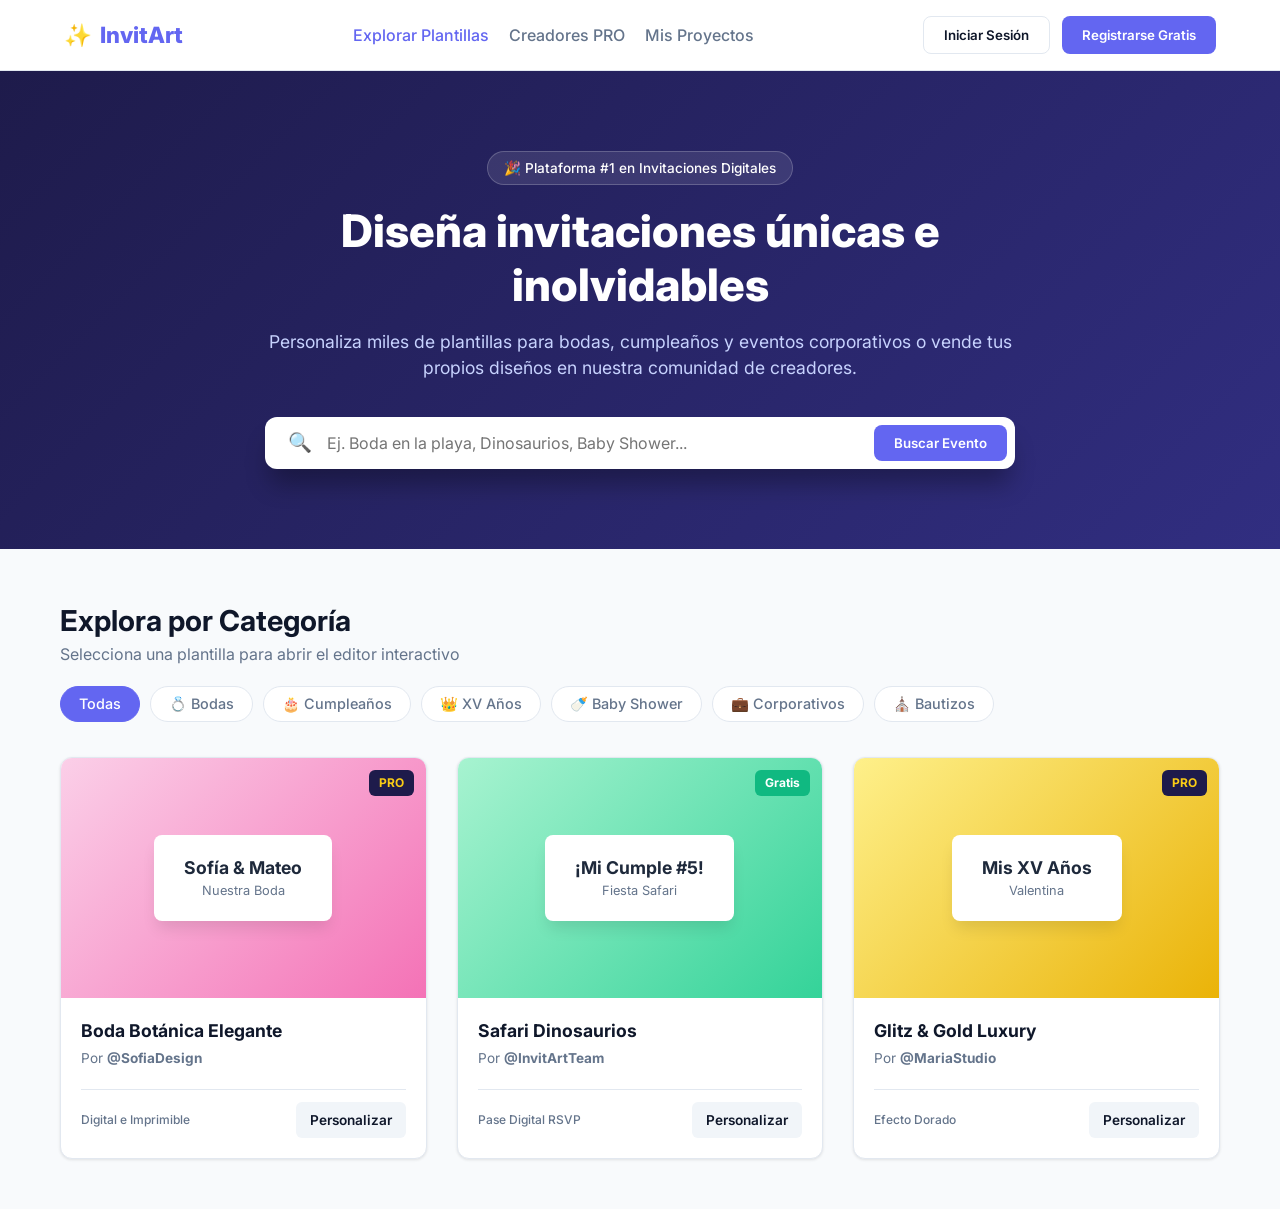
<file: index.html>
<!DOCTYPE html>
<html lang="es">
<head>
  <meta charset="UTF-8">
  <meta name="viewport" content="width=device-width, initial-scale=1.0">
  <title>InvitArt | Crea y Personaliza Invitaciones para tus Eventos</title>
  
  <!-- Fuente Google Fonts (Inter) -->
  <link rel="preconnect" href="https://fonts.googleapis.com">
  <link rel="preconnect" href="https://fonts.gstatic.com" crossorigin>
  <link href="https://fonts.googleapis.com/css2?family=Inter:wght@400;500;600;700;800&display=swap" rel="stylesheet">
  
  <!-- Estilos CSS -->
  <link rel="stylesheet" href="main.css">
</head>
<body>

  <!-- Navegación -->
  <header class="navbar">
    <div class="logo">
      <span class="logo-icon">✨</span> InvitArt
    </div>
    <nav class="nav-links">
      <a href="index.html" class="active">Explorar Plantillas</a>
      <a href="creadores.html">Creadores PRO</a>
      <a href="proyectos.html">Mis Proyectos</a>
    </nav>
    <div class="auth-buttons">
      <button class="btn-secondary">Iniciar Sesión</button>
      <button class="btn-primary">Registrarse Gratis</button>
    </div>
  </header>

  <!-- Hero Section -->
  <section class="hero">
    <div class="hero-content">
      <span class="badge-hero">🎉 Plataforma #1 en Invitaciones Digitales</span>
      <h1>Diseña invitaciones únicas e inolvidables</h1>
      <p>Personaliza miles de plantillas para bodas, cumpleaños y eventos corporativos o vende tus propios diseños en nuestra comunidad de creadores.</p>
      
      <!-- Buscador Inteligente -->
      <div class="search-box">
        <span class="search-icon">🔍</span>
        <input type="text" placeholder="Ej. Boda en la playa, Dinosaurios, Baby Shower...">
        <button class="btn-primary">Buscar Evento</button>
      </div>
    </div>
  </section>

  <!-- Catálogo de Plantillas -->
  <main id="catalogo" class="catalog-section">
    <div class="catalog-header">
      <h2>Explora por Categoría</h2>
      <p>Selecciona una plantilla para abrir el editor interactivo</p>
    </div>
    
    <!-- Filtros por Tipo de Fiestas -->
    <div class="category-filter">
      <button class="filter-btn active">Todas</button>
      <button class="filter-btn">💍 Bodas</button>
      <button class="filter-btn">🎂 Cumpleaños</button>
      <button class="filter-btn">👑 XV Años</button>
      <button class="filter-btn">🍼 Baby Shower</button>
      <button class="filter-btn">💼 Corporativos</button>
      <button class="filter-btn">⛪ Bautizos</button>
    </div>

    <!-- Grid de Tarjetas -->
    <div class="template-grid">
      
      <!-- Tarjeta 1 (PRO) -->
      <div class="card">
        <div class="card-preview preview-boda">
          <span class="badge-tag pro">PRO</span>
          <div class="preview-mockup">
            <h4>Sofía & Mateo</h4>
            <p>Nuestra Boda</p>
          </div>
        </div>
        <div class="card-body">
          <h3>Boda Botánica Elegante</h3>
          <p class="creator">Por <strong>@SofiaDesign</strong></p>
          <div class="card-footer">
            <span class="type-label">Digital e Imprimible</span>
            <a href="editor.html" class="btn-action">Personalizar</a>
          </div>
        </div>
      </div>

      <!-- Tarjeta 2 (Gratis) -->
      <div class="card">
        <div class="card-preview preview-infantil">
          <span class="badge-tag free">Gratis</span>
          <div class="preview-mockup">
            <h4>¡Mi Cumple #5!</h4>
            <p>Fiesta Safari</p>
          </div>
        </div>
        <div class="card-body">
          <h3>Safari Dinosaurios</h3>
          <p class="creator">Por <strong>@InvitArtTeam</strong></p>
          <div class="card-footer">
            <span class="type-label">Pase Digital RSVP</span>
            <a href="editor.html" class="btn-action">Personalizar</a>
          </div>
        </div>
      </div>

      <!-- Tarjeta 3 (PRO) -->
      <div class="card">
        <div class="card-preview preview-xv">
          <span class="badge-tag pro">PRO</span>
          <div class="preview-mockup">
            <h4>Mis XV Años</h4>
            <p>Valentina</p>
          </div>
        </div>
        <div class="card-body">
          <h3>Glitz & Gold Luxury</h3>
          <p class="creator">Por <strong>@MariaStudio</strong></p>
          <div class="card-footer">
            <span class="type-label">Efecto Dorado</span>
            <a href="editor.html" class="btn-action">Personalizar</a>
          </div>
        </div>
      </div>

    </div>
  </main>

</body>
</html>
</file>
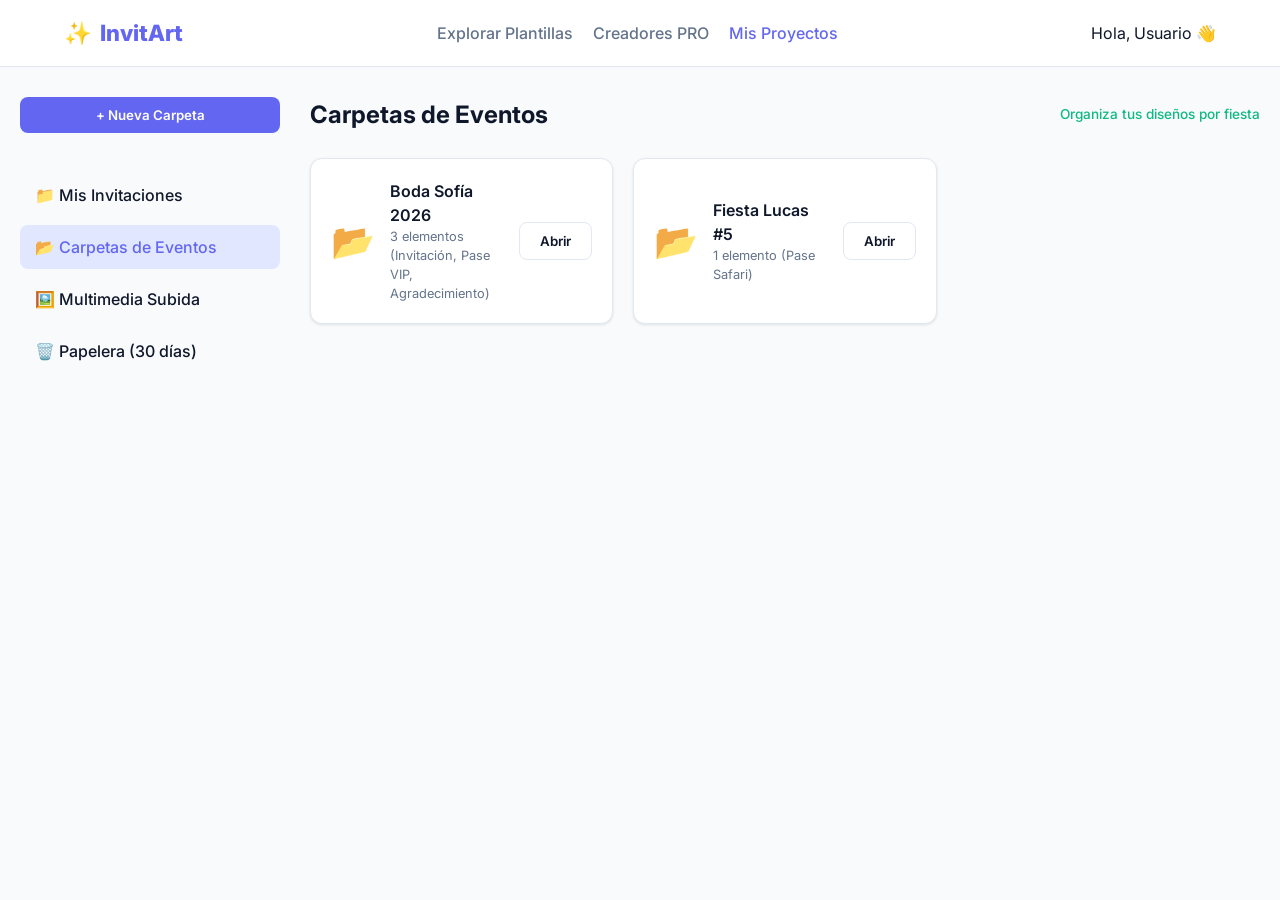
<file: carpetas.html>
<!DOCTYPE html>
<html lang="es">
<head>
  <meta charset="UTF-8">
  <meta name="viewport" content="width=device-width, initial-scale=1.0">
  <title>Carpetas de Eventos | InvitArt</title>
  
  <link rel="preconnect" href="https://fonts.googleapis.com">
  <link rel="preconnect" href="https://fonts.gstatic.com" crossorigin>
  <link href="https://fonts.googleapis.com/css2?family=Inter:wght@400;500;600;700;800&display=swap" rel="stylesheet">
  <link rel="stylesheet" href="main.css">
</head>
<body>

  <header class="navbar">
    <div class="logo"><span class="logo-icon">✨</span> InvitArt</div>
    <nav class="nav-links">
      <a href="index.html">Explorar Plantillas</a>
      <a href="creadores.html">Creadores PRO</a>
      <a href="proyectos.html" class="active">Mis Proyectos</a>
    </nav>
    <div class="user-profile-nav">
      <span class="user-name">Hola, Usuario 👋</span>
    </div>
  </header>

  <div class="dashboard-layout">
    <!-- Sidebar -->
    <aside class="sidebar">
      <button class="btn-primary btn-block mb-20">+ Nueva Carpeta</button>
      <nav class="sidebar-menu">
        <a href="proyectos.html" class="sidebar-item">📁 Mis Invitaciones</a>
        <a href="carpetas.html" class="sidebar-item active">📂 Carpetas de Eventos</a>
        <a href="multimedia.html" class="sidebar-item">🖼️ Multimedia Subida</a>
        <a href="papelera.html" class="sidebar-item">🗑️ Papelera (30 días)</a>
      </nav>
    </aside>

    <!-- Contenido -->
    <main class="dashboard-content">
      <div class="content-header">
        <h2>Carpetas de Eventos</h2>
        <span class="sync-status">Organiza tus diseños por fiesta</span>
      </div>

      <div class="folder-grid">
        <!-- Carpeta 1 -->
        <div class="folder-card">
          <div class="folder-icon">📂</div>
          <div class="folder-info">
            <h3>Boda Sofía 2026</h3>
            <p>3 elementos (Invitación, Pase VIP, Agradecimiento)</p>
          </div>
          <button class="btn-secondary">Abrir</button>
        </div>

        <!-- Carpeta 2 -->
        <div class="folder-card">
          <div class="folder-icon">📂</div>
          <div class="folder-info">
            <h3>Fiesta Lucas #5</h3>
            <p>1 elemento (Pase Safari)</p>
          </div>
          <button class="btn-secondary">Abrir</button>
        </div>
      </div>
    </main>
  </div>

</body>
</html>
</file>
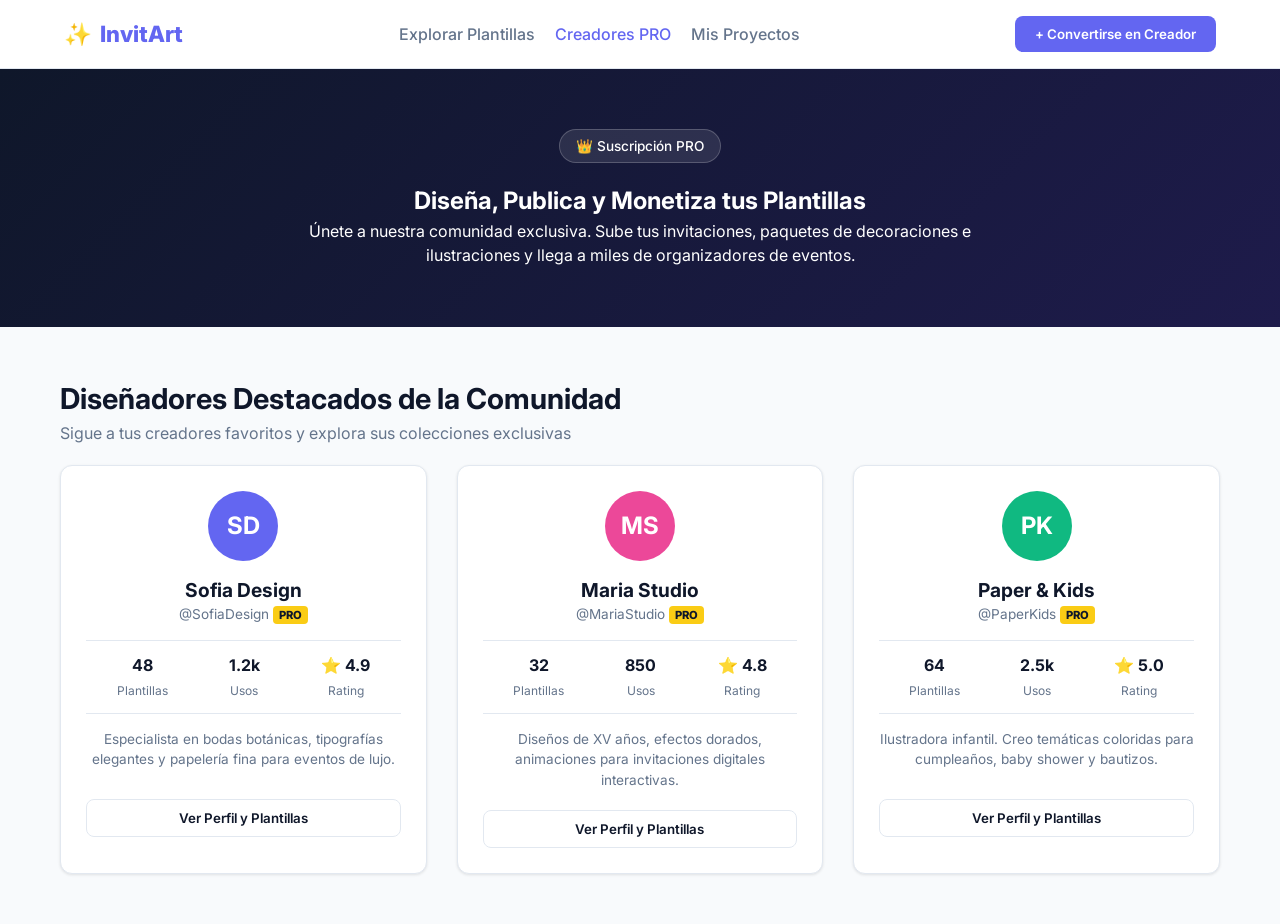
<file: creadores.html>
<!DOCTYPE html>
<html lang="es">
<head>
  <meta charset="UTF-8">
  <meta name="viewport" content="width=device-width, initial-scale=1.0">
  <title>Comunidad de Creadores PRO | InvitArt</title>
  
  <link rel="preconnect" href="https://fonts.googleapis.com">
  <link rel="preconnect" href="https://fonts.gstatic.com" crossorigin>
  <link href="https://fonts.googleapis.com/css2?family=Inter:wght@400;500;600;700;800&display=swap" rel="stylesheet">
  <link rel="stylesheet" href="main.css">
</head>
<body>

  <!-- Navegación -->
  <header class="navbar">
    <div class="logo">
      <span class="logo-icon">✨</span> InvitArt
    </div>
    <nav class="nav-links">
      <a href="index.html">Explorar Plantillas</a>
      <a href="creadores.html" class="active">Creadores PRO</a>
      <a href="proyectos.html">Mis Proyectos</a>
    </nav>
    <div class="auth-buttons">
      <button class="btn-primary">+ Convertirse en Creador</button>
    </div>
  </header>

  <!-- Banner Creadores -->
  <section class="hero-creadores">
    <div class="hero-content">
      <span class="badge-hero">👑 Suscripción PRO</span>
      <h1>Diseña, Publica y Monetiza tus Plantillas</h1>
      <p>Únete a nuestra comunidad exclusiva. Sube tus invitaciones, paquetes de decoraciones e ilustraciones y llega a miles de organizadores de eventos.</p>
    </div>
  </section>

  <!-- Contenido de Creadores -->
  <main class="catalog-section">
    <div class="catalog-header">
      <h2>Diseñadores Destacados de la Comunidad</h2>
      <p>Sigue a tus creadores favoritos y explora sus colecciones exclusivas</p>
    </div>

    <!-- Grid de Perfiles de Creadores -->
    <div class="creadores-grid">
      
      <!-- Creador 1 -->
      <div class="card creador-card">
        <div class="creador-header">
          <div class="avatar">SD</div>
          <h3>Sofia Design</h3>
          <p class="handle">@SofiaDesign <span class="pro-badge">PRO</span></p>
        </div>
        <div class="creador-stats">
          <div><strong>48</strong> <span>Plantillas</span></div>
          <div><strong>1.2k</strong> <span>Usos</span></div>
          <div><strong>⭐ 4.9</strong> <span>Rating</span></div>
        </div>
        <p class="creador-bio">Especialista en bodas botánicas, tipografías elegantes y papelería fina para eventos de lujo.</p>
        <button class="btn-secondary btn-block">Ver Perfil y Plantillas</button>
      </div>

      <!-- Creador 2 -->
      <div class="card creador-card">
        <div class="creador-header">
          <div class="avatar avatar-2">MS</div>
          <h3>Maria Studio</h3>
          <p class="handle">@MariaStudio <span class="pro-badge">PRO</span></p>
        </div>
        <div class="creador-stats">
          <div><strong>32</strong> <span>Plantillas</span></div>
          <div><strong>850</strong> <span>Usos</span></div>
          <div><strong>⭐ 4.8</strong> <span>Rating</span></div>
        </div>
        <p class="creador-bio">Diseños de XV años, efectos dorados, animaciones para invitaciones digitales interactivas.</p>
        <button class="btn-secondary btn-block">Ver Perfil y Plantillas</button>
      </div>

      <!-- Creador 3 -->
      <div class="card creador-card">
        <div class="creador-header">
          <div class="avatar avatar-3">PK</div>
          <h3>Paper & Kids</h3>
          <p class="handle">@PaperKids <span class="pro-badge">PRO</span></p>
        </div>
        <div class="creador-stats">
          <div><strong>64</strong> <span>Plantillas</span></div>
          <div><strong>2.5k</strong> <span>Usos</span></div>
          <div><strong>⭐ 5.0</strong> <span>Rating</span></div>
        </div>
        <p class="creador-bio">Ilustradora infantil. Creo temáticas coloridas para cumpleaños, baby shower y bautizos.</p>
        <button class="btn-secondary btn-block">Ver Perfil y Plantillas</button>
      </div>

    </div>
  </main>

</body>
</html>
</file>
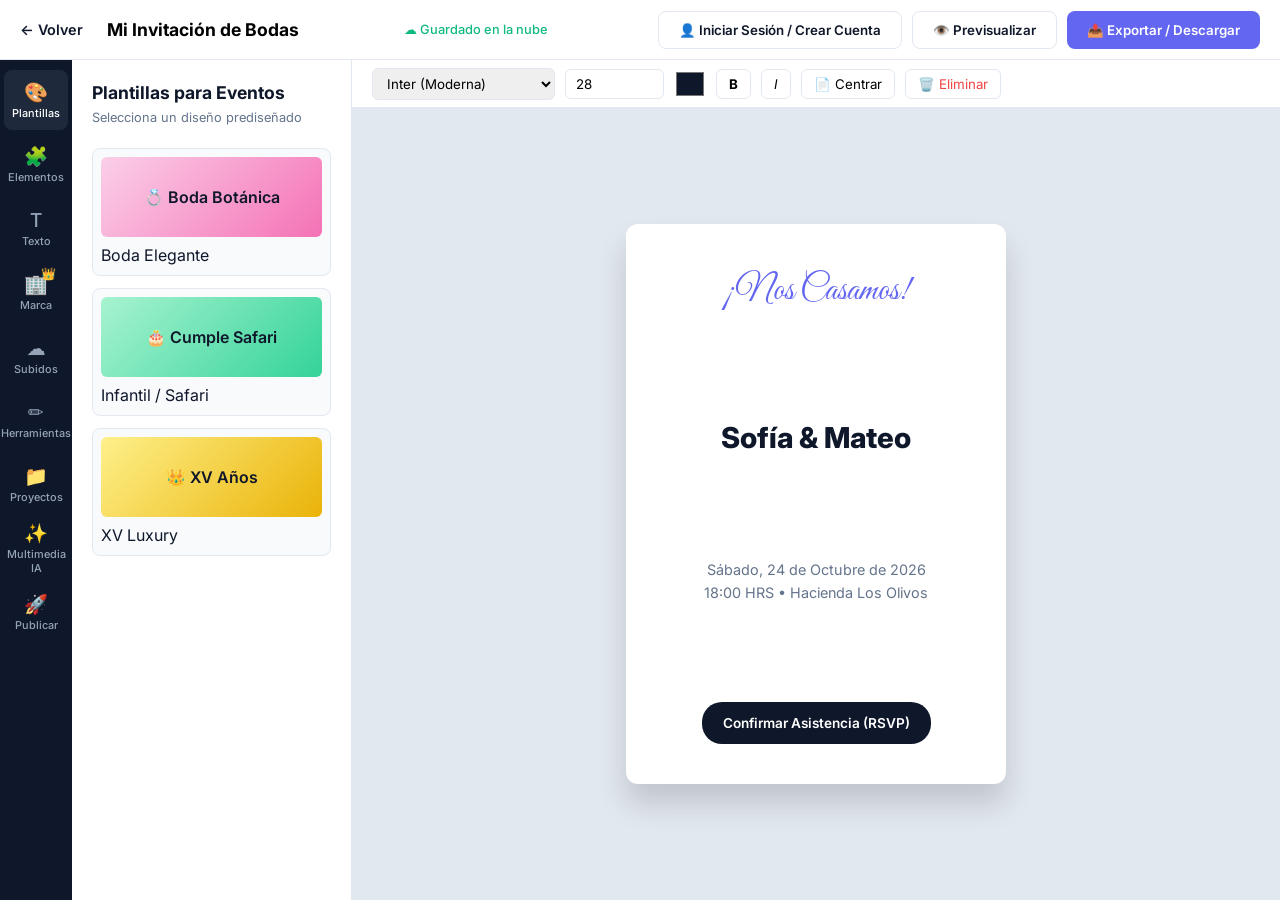
<file: editor.html>
<!DOCTYPE html>
<html lang="es">
<head>
  <meta charset="UTF-8">
  <meta name="viewport" content="width=device-width, initial-scale=1.0">
  <title>Editor Interactivo | InvitArt</title>
  
  <link rel="preconnect" href="https://fonts.googleapis.com">
  <link rel="preconnect" href="https://fonts.gstatic.com" crossorigin>
  <link href="https://fonts.googleapis.com/css2?family=Inter:wght@400;500;600;700&family=Great+Vibes&family=Playfair+Display:ital,wght@0,600;1,400&display=swap" rel="stylesheet">
  <link rel="stylesheet" href="main.css">
  
  <style>
    /* Estilos para el estado de usuario en el Header */
    .user-session-box {
      display: flex;
      align-items: center;
      gap: 10px;
    }
    .user-profile-badge {
      display: flex;
      align-items: center;
      gap: 8px;
      padding: 6px 12px;
      background: #f1f5f9;
      border-radius: 20px;
      font-size: 13px;
      font-weight: 600;
    }
    .btn-logout {
      background: transparent;
      border: none;
      cursor: pointer;
      font-size: 14px;
      color: #ef4444;
    }
    
    /* Estilos del Formulario Modal de Cuenta */
    .auth-tab-buttons {
      display: flex;
      margin-bottom: 20px;
      border-bottom: 2px solid #e2e8f0;
    }
    .auth-tab-btn {
      flex: 1;
      padding: 10px;
      background: none;
      border: none;
      font-weight: 600;
      cursor: pointer;
      color: #64748b;
      border-bottom: 2px solid transparent;
      margin-bottom: -2px;
    }
    .auth-tab-btn.active {
      color: #6366f1;
      border-bottom-color: #6366f1;
    }
    .auth-form-group {
      margin-bottom: 15px;
      text-align: left;
    }
    .auth-form-group label {
      display: block;
      font-size: 12px;
      font-weight: bold;
      margin-bottom: 5px;
      color: #334155;
    }
    .auth-form-group input {
      width: 100%;
      padding: 10px;
      border-radius: 6px;
      border: 1px solid #cbd5e1;
      box-sizing: border-box;
      font-family: inherit;
    }
  </style>
</head>
<body class="editor-body">

  <!-- Header Superior -->
  <header class="editor-header">
    <div class="editor-header-left">
      <a href="invitaciones.html" class="btn-back">← Volver</a>
      <input type="text" class="project-title-input" value="Mi Invitación de Bodas" id="projectTitle">
      <span class="save-badge">☁️ Guardado en la nube</span>
    </div>
    
    <div class="editor-header-right">
      <!-- Sección Dinámica de Cuenta de Usuario -->
      <div id="userAccountSection">
        <button class="btn-secondary" onclick="abrirModalAuth()">👤 Iniciar Sesión / Crear Cuenta</button>
      </div>

      <button class="btn-secondary" onclick="alert('Modo previsualización activado')">👁️ Previsualizar</button>
      <button class="btn-primary" onclick="exportarInvitacion()">📤 Exportar / Descargar</button>
    </div>
  </header>

  <!-- Workspace del Editor -->
  <div class="editor-workspace">

    <!-- 1. BARRA LATERAL DE NAVEGACIÓN -->
    <aside class="canva-nav-bar">
      <button class="canva-nav-item active" data-tab="tab-plantillas">
        <span class="icon">🎨</span>
        <span>Plantillas</span>
      </button>

      <button class="canva-nav-item" data-tab="tab-elementos">
        <span class="icon">🧩</span>
        <span>Elementos</span>
      </button>

      <button class="canva-nav-item" data-tab="tab-texto">
        <span class="icon">T</span>
        <span>Texto</span>
      </button>

      <button class="canva-nav-item" data-tab="tab-marca">
        <span class="crown-pro">👑</span>
        <span class="icon">🏢</span>
        <span>Marca</span>
      </button>

      <button class="canva-nav-item" data-tab="tab-subidos">
        <span class="icon">☁️</span>
        <span>Subidos</span>
      </button>

      <button class="canva-nav-item" data-tab="tab-herramientas">
        <span class="icon">✏️</span>
        <span>Herramientas</span>
      </button>

      <button class="canva-nav-item" data-tab="tab-proyectos">
        <span class="icon">📁</span>
        <span>Proyectos</span>
      </button>

      <button class="canva-nav-item" data-tab="tab-multimedia">
        <span class="icon">✨</span>
        <span>Multimedia IA</span>
      </button>

      <button class="canva-nav-item" data-tab="tab-publicar">
        <span class="icon">🚀</span>
        <span>Publicar</span>
      </button>
    </aside>

    <!-- 2. PANEL DESPLEGABLE -->
    <aside class="canva-drawer">

      <!-- Plantillas -->
      <div id="tab-plantillas" class="drawer-pane active">
        <h3>Plantillas para Eventos</h3>
        <p class="drawer-sub">Selecciona un diseño prediseñado</p>
        <div class="drawer-grid-list">
          <div class="canva-item-card" onclick="cargarPlantilla('boda')">
            <div class="item-thumb preview-boda">💍 Boda Botánica</div>
            <span>Boda Elegante</span>
          </div>
          <div class="canva-item-card" onclick="cargarPlantilla('cumple')">
            <div class="item-thumb preview-infantil">🎂 Cumple Safari</div>
            <span>Infantil / Safari</span>
          </div>
          <div class="canva-item-card" onclick="cargarPlantilla('xv')">
            <div class="item-thumb preview-xv">👑 XV Años</div>
            <span>XV Luxury</span>
          </div>
        </div>
      </div>

      <!-- Elementos -->
      <div id="tab-elementos" class="drawer-pane">
        <h3>Elementos Gráficos</h3>
        <p class="drawer-sub">Haz clic para agregar al lienzo</p>
        <div class="drawer-grid-2col">
          <div class="canva-box-btn" onclick="agregarElemento('🌺 Marco Floral')">🌺 Marco Floral</div>
          <div class="canva-box-btn" onclick="agregarElemento('✨ Brillos Gold')">✨ Brillos Gold</div>
          <div class="canva-box-btn" onclick="agregarElemento('📍 Icono Ubicación')">📍 Mapa Icon</div>
          <div class="canva-box-btn" onclick="agregarElemento('🎀 Listón VIP')">🎀 Listón VIP</div>
        </div>
      </div>

      <!-- Texto -->
      <div id="tab-texto" class="drawer-pane">
        <h3>Agregar Texto</h3>
        <p class="drawer-sub">Personaliza tus mensajes</p>
        <div class="text-presets-list">
          <button class="canva-box-btn text-title" onclick="agregarTexto('Título del Evento', 'title')">Añadir un título</button>
          <button class="canva-box-btn text-subtitle" onclick="agregarTexto('Nombres de los Festejados', 'subtitle')">Añadir un subtítulo</button>
          <button class="canva-box-btn text-body" onclick="agregarTexto('Fecha, hora y lugar del evento...', 'body')">Añadir texto de información</button>
        </div>
      </div>

      <!-- Marca -->
      <div id="tab-marca" class="drawer-pane">
        <h3>Kit de Marca <span class="pro-tag">PRO</span></h3>
        <p class="drawer-sub">Paletas y estilo personalizado</p>
        <div class="color-palette">
          <div class="palette-swatch" style="background:#6366f1" onclick="cambiarColorLienzo('#6366f1')"></div>
          <div class="palette-swatch" style="background:#ec4899" onclick="cambiarColorLienzo('#ec4899')"></div>
          <div class="palette-swatch" style="background:#10b981" onclick="cambiarColorLienzo('#10b981')"></div>
          <div class="palette-swatch" style="background:#f59e0b" onclick="cambiarColorLienzo('#f59e0b')"></div>
        </div>
      </div>

      <!-- Subidos -->
      <div id="tab-subidos" class="drawer-pane">
        <h3>Subidos</h3>
        <p class="drawer-sub">Archivos de tu dispositivo o la nube</p>

        <input type="file" id="fileUpload" style="display:none" accept="image/*" onchange="subirImagenLocal(event)">
        <button class="btn-primary btn-block mb-10" onclick="document.getElementById('fileUpload').click()">
          💻 Subir desde este dispositivo
        </button>

        <div class="cloud-services-grid mb-20">
          <button class="cloud-btn" onclick="importarGoogleDrive()">
            <span>📁</span> Google Drive
          </button>
          <button class="cloud-btn" onclick="importarYouTube()">
            <span>▶️</span> Enlace YouTube
          </button>
        </div>

        <div id="uploadedGallery" class="uploaded-gallery">
          <p class="section-label">Archivos importados</p>
          <small id="emptyGalleryMsg" style="color:var(--text-muted)">No has subido ningún archivo aún.</small>
        </div>
      </div>

      <!-- Herramientas -->
      <div id="tab-herramientas" class="drawer-pane">
        <h3>Herramientas de Edición</h3>
        <p class="drawer-sub">Ajustes rápidos del proyecto</p>
        <button class="btn-secondary btn-block mb-10" onclick="limpiarLienzo()">🗑️ Limpiar Lienzo</button>
        <button class="btn-secondary btn-block" onclick="cambiarFondoAleatorio()">🎨 Color de Fondo Aleatorio</button>
      </div>

      <!-- Proyectos Anteriores -->
      <div id="tab-proyectos" class="drawer-pane">
        <h3>Tus Proyectos</h3>
        <p class="drawer-sub">Diseños creados anteriormente</p>
        <div class="user-projects-list">
          <div class="project-history-card" onclick="cargarProyectoExistente('Boda Civil Sofía', 'boda')">
            <div class="project-mini-icon">💒</div>
            <div class="project-details">
              <strong>Boda Civil Sofía & Mateo</strong>
              <small>Editado hace 2 horas</small>
            </div>
          </div>

          <div class="project-history-card" onclick="cargarProyectoExistente('Fiesta Lucas', 'cumple')">
            <div class="project-mini-icon">🎈</div>
            <div class="project-details">
              <strong>Fiesta Safari Lucas #5</strong>
              <small>Editado ayer</small>
            </div>
          </div>
        </div>
      </div>

      <!-- Multimedia -->
      <div id="tab-multimedia" class="drawer-pane">
        <h3>Generador IA de Imágenes</h3>
        <p class="drawer-sub">Transforma texto en ilustraciones e imágenes</p>

        <div class="ai-generator-box">
          <textarea id="aiPrompt" class="ai-prompt-input" rows="3" placeholder="Ej. Flores acuarela doradas estilo vintage..."></textarea>
          <button class="btn-primary btn-block" onclick="generarImagenIA()" id="btnGenerateAI">
            ✨ Generar con IA
          </button>
        </div>

        <div id="aiLoader" class="ai-loader" style="display: none;">
          <span>🪄 La IA está creando tu imagen...</span>
        </div>

        <div id="aiResults" class="ai-results-grid">
          <p class="section-label">Sugerencias IA disponibles:</p>
          <div class="drawer-grid-2col">
            <div class="canva-box-btn" onclick="agregarElemento('🌸 Flores Acuarela IA')">🌸 Flores Acuarela</div>
            <div class="canva-box-btn" onclick="agregarElemento('✨ Polvo de Oro IA')">✨ Polvo de Oro</div>
          </div>
        </div>
      </div>

      <!-- Panel de Publicación -->
      <div id="tab-publicar" class="drawer-pane">
        <h3>Publicar Boceto</h3>
        <p class="drawer-sub">Sube esta plantilla para tus usuarios</p>

        <form id="formPublicarBoceto" onsubmit="publicarBocetoActual(event)">
          <div class="form-group mb-10" style="margin-bottom: 12px;">
            <label style="font-size: 12px; font-weight: bold; display: block; margin-bottom: 4px;">Título de la Plantilla</label>
            <input type="text" id="bocetoTitulo" placeholder="Ej. Boda Floral Vintage" required style="width:100%; padding:8px; border-radius:6px; border:1px solid #ccc; box-sizing: border-box;">
          </div>

          <div class="form-group mb-10" style="margin-bottom: 12px;">
            <label style="font-size: 12px; font-weight: bold; display: block; margin-bottom: 4px;">URL Preview / Imagen</label>
            <input type="text" id="bocetoPreview" placeholder="https://ejemplo.com/preview.jpg" required style="width:100%; padding:8px; border-radius:6px; border:1px solid #ccc; box-sizing: border-box;">
          </div>

          <div class="form-group mb-20" style="margin-top: 10px; margin-bottom: 15px;">
            <label style="display: flex; align-items: center; gap: 8px; font-size: 13px; font-weight: 600; cursor: pointer;">
              <input type="checkbox" id="bocetoEsPro">
              <span>Marcar como contenido 👑 PRO</span>
            </label>
          </div>

          <button type="submit" class="btn-primary btn-block">
            🚀 Publicar Plantilla
          </button>
        </form>
      </div>

    </aside>

    <!-- 3. LIENZO Y BARRA DE HERRAMIENTAS -->
    <main class="canvas-container">
      
      <div class="canvas-toolbar">
        <select id="fontSelect" class="toolbar-select" onchange="aplicarFuente(this.value)">
          <option value="'Inter', sans-serif">Inter (Moderna)</option>
          <option value="'Great Vibes', cursive">Great Vibes (Elegante)</option>
          <option value="'Playfair Display', serif">Playfair (Clásica)</option>
        </select>

        <input type="number" id="fontSizeInput" class="toolbar-input-number" value="28" min="10" max="100" onchange="aplicarTamano(this.value)">
        <input type="color" id="textColorInput" class="toolbar-color" value="#0f172a" onchange="aplicarColorTexto(this.value)">

        <button class="tool-icon-btn" onclick="formatoTexto('bold')"><b>B</b></button>
        <button class="tool-icon-btn" onclick="formatoTexto('italic')"><i>I</i></button>
        <button class="tool-icon-btn" onclick="formatoTexto('center')">📄 Centrar</button>
        <button class="tool-icon-btn red-btn" onclick="borrarElementoSeleccionado()">🗑️ Eliminar</button>
      </div>

      <div class="canvas-paper">
        <div id="canvasSheet" class="invitation-card-mockup" onclick="deseleccionarTodo(event)">
          <div class="card-element header-text canvas-item" onclick="seleccionarElemento(this, event)" contenteditable="true">¡Nos Casamos!</div>
          <div class="card-element names-text canvas-item" onclick="seleccionarElemento(this, event)" contenteditable="true">Sofía & Mateo</div>
          <div class="card-element details-text canvas-item" onclick="seleccionarElemento(this, event)" contenteditable="true">
            Sábado, 24 de Octubre de 2026<br>
            18:00 HRS • Hacienda Los Olivos
          </div>
          <div class="card-element rsvp-button-mockup canvas-item" onclick="seleccionarElemento(this, event)">
            Confirmar Asistencia (RSVP)
          </div>
        </div>
      </div>

    </main>

  </div>

  <!-- MODAL DE REGISTRO / INICIO DE SESIÓN -->
  <div id="authModal" class="modal-overlay" onclick="cerrarModalAuth(event)">
    <div class="modal-card" style="max-width: 400px; text-align: center;">
      <button class="modal-close-btn" onclick="cerrarModalAuth(null, true)">✕</button>
      
      <div class="auth-tab-buttons">
        <button class="auth-tab-btn active" id="tabLoginBtn" onclick="cambiarTabAuth('login')">Iniciar Sesión</button>
        <button class="auth-tab-btn" id="tabRegisterBtn" onclick="cambiarTabAuth('register')">Crear Cuenta</button>
      </div>

      <!-- Formulario de Iniciar Sesión -->
      <form id="formLogin" onsubmit="procesarLogin(event)">
        <div class="auth-form-group">
          <label>Correo Electrónico</label>
          <input type="email" id="loginEmail" placeholder="tu@email.com" required>
        </div>
        <div class="auth-form-group">
          <label>Contraseña</label>
          <input type="password" id="loginPassword" placeholder="••••••••" required>
        </div>
        <button type="submit" class="btn-primary btn-block" style="margin-top: 20px;">
          Entrar a mi Cuenta
        </button>
      </form>

      <!-- Formulario de Registro -->
      <form id="formRegister" onsubmit="procesarRegistro(event)" style="display: none;">
        <div class="auth-form-group">
          <label>Nombre Completo</label>
          <input type="text" id="regNombre" placeholder="Ej. Ana García" required>
        </div>
        <div class="auth-form-group">
          <label>Correo Electrónico</label>
          <input type="email" id="regEmail" placeholder="tu@email.com" required>
        </div>
        <div class="auth-form-group">
          <label>Contraseña</label>
          <input type="password" id="regPassword" placeholder="Crea una contraseña segura" required minlength="6">
        </div>
        <button type="submit" class="btn-primary btn-block" style="margin-top: 20px;">
          Registrarme Gratis
        </button>
      </form>
    </div>
  </div>

  <!-- Modal PRO -->
  <div id="proModal" class="modal-overlay" onclick="cerrarModalPro(event)">
    <div class="modal-card">
      <button class="modal-close-btn" onclick="cerrarModalPro(null, true)">✕</button>
      
      <div class="info-alert-box">
        <div class="info-alert-header">
          <span class="info-icon">ℹ️</span>
          <strong>Pásate a InvitArt Pro</strong>
        </div>
        <p>
          InvitArt Pro ofrece funciones exclusivas como Redimensión Mágica, Quitafondos y plantillas premium.
        </p>
      </div>

      <div class="pro-modal-header">
        <span class="pro-crown">👑</span>
        <span class="pro-subtitle">Hazte Pro para usar este elemento</span>
      </div>

      <h2 class="pro-modal-title">Prueba <span class="gradient-text">InvitArt Business</span> gratis</h2>
      <button class="btn-pro-trial" onclick="alert('¡Iniciando tu prueba de 30 días gratis!')">
        Pruébalo 30 días gratis
      </button>
    </div>
  </div>

  <!-- SCRIPT UNIFICADO -->
  <script>
    let elementoSeleccionado = null;

    // --- GESTIÓN DE SESIÓN Y AUTENTICACIÓN ---
    document.addEventListener("DOMContentLoaded", () => {
      verificarSesion();
    });

    function verificarSesion() {
      const usuarioGuardado = localStorage.getItem('usuario');
      const container = document.getElementById('userAccountSection');

      if (usuarioGuardado) {
        const usuario = JSON.parse(usuarioGuardado);
        container.innerHTML = `
          <div class="user-profile-badge">
            <span>👤 ${usuario.nombre || usuario.email}</span>
            <button class="btn-logout" onclick="cerrarSesion()" title="Cerrar Sesión">✕</button>
          </div>
        `;
      } else {
        container.innerHTML = `
          <button class="btn-secondary" onclick="abrirModalAuth()">👤 Iniciar Sesión / Crear Cuenta</button>
        `;
      }
    }

    function abrirModalAuth() {
      document.getElementById('authModal').classList.add('active');
    }

    function cerrarModalAuth(event, forzar = false) {
      if (forzar || (event && event.target.id === 'authModal')) {
        document.getElementById('authModal').classList.remove('active');
      }
    }

    function cambiarTabAuth(tab) {
      const loginForm = document.getElementById('formLogin');
      const regForm = document.getElementById('formRegister');
      const tabLoginBtn = document.getElementById('tabLoginBtn');
      const tabRegBtn = document.getElementById('tabRegisterBtn');

      if (tab === 'login') {
        loginForm.style.display = 'block';
        regForm.style.display = 'none';
        tabLoginBtn.classList.add('active');
        tabRegBtn.classList.remove('active');
      } else {
        loginForm.style.display = 'none';
        regForm.style.display = 'block';
        tabRegBtn.classList.add('active');
        tabLoginBtn.classList.remove('active');
      }
    }

    async function procesarRegistro(e) {
      e.preventDefault();
      const nombre = document.getElementById('regNombre').value;
      const email = document.getElementById('regEmail').value;
      const password = document.getElementById('regPassword').value;

      try {
        const res = await fetch('/api/registro', {
          method: 'POST',
          headers: { 'Content-Type': 'application/json' },
          body: JSON.stringify({ nombre, email, password })
        });

        const data = await res.json();

        if (res.ok) {
          alert('🎉 ¡Cuenta creada con éxito!');
          // Guardar usuario en localStorage para recordar sesión al volver a entrar
          const usuarioInfo = { id: data.id || Date.now(), nombre: nombre, email: email };
          localStorage.setItem('usuario', JSON.stringify(usuarioInfo));
          cerrarModalAuth(null, true);
          verificarSesion();
        } else {
          alert('⚠️ ' + (data.mensaje || 'Error al registrar la cuenta'));
        }
      } catch (error) {
        console.error('Error registrando:', error);
        // Respaldo local si el backend no responde
        const usuarioInfo = { id: Date.now(), nombre: nombre, email: email };
        localStorage.setItem('usuario', JSON.stringify(usuarioInfo));
        alert('🎉 ¡Cuenta creada localmente!');
        cerrarModalAuth(null, true);
        verificarSesion();
      }
    }

    async function procesarLogin(e) {
      e.preventDefault();
      const email = document.getElementById('loginEmail').value;
      const password = document.getElementById('loginPassword').value;

      try {
        const res = await fetch('/api/login', {
          method: 'POST',
          headers: { 'Content-Type': 'application/json' },
          body: JSON.stringify({ email, password })
        });

        const data = await res.json();

        if (res.ok) {
          alert('👋 ¡Bienvenido de nuevo!');
          localStorage.setItem('usuario', JSON.stringify(data.usuario));
          cerrarModalAuth(null, true);
          verificarSesion();
        } else {
          alert('⚠️ ' + (data.mensaje || 'Credenciales incorrectas'));
        }
      } catch (error) {
        console.error('Error iniciando sesión:', error);
        // Respaldo local
        const usuarioInfo = { id: Date.now(), nombre: email.split('@')[0], email: email };
        localStorage.setItem('usuario', JSON.stringify(usuarioInfo));
        alert('👋 ¡Sesión iniciada!');
        cerrarModalAuth(null, true);
        verificarSesion();
      }
    }

    function cerrarSesion() {
      localStorage.removeItem('usuario');
      verificarSesion();
      alert('Has cerrado sesión correctamente.');
    }

    // --- NAVEGACIÓN Y EDICIÓN DEL CANVAS ---
    const navItems = document.querySelectorAll('.canva-nav-item');
    const drawerPanes = document.querySelectorAll('.drawer-pane');

    navItems.forEach(item => {
      item.addEventListener('click', () => {
        navItems.forEach(i => i.classList.remove('active'));
        drawerPanes.forEach(p => p.classList.remove('active'));

        item.classList.add('active');
        const targetTab = item.getAttribute('data-tab');
        document.getElementById(targetTab).classList.add('active');
      });
    });

    function seleccionarElemento(el, e) {
      if(e) e.stopPropagation();
      if(elementoSeleccionado) elementoSeleccionado.classList.remove('selected');
      elementoSeleccionado = el;
      elementoSeleccionado.classList.add('selected');
    }

    function deseleccionarTodo(e) {
      if(e.target.id === 'canvasSheet') {
        if(elementoSeleccionado) elementoSeleccionado.classList.remove('selected');
        elementoSeleccionado = null;
      }
    }

    function aplicarFuente(fuente) { if(elementoSeleccionado) elementoSeleccionado.style.fontFamily = fuente; }
    function aplicarTamano(tamano) { if(elementoSeleccionado) elementoSeleccionado.style.fontSize = tamano + 'px'; }
    function aplicarColorTexto(color) { if(elementoSeleccionado) elementoSeleccionado.style.color = color; }

    function formatoTexto(tipo) {
      if(!elementoSeleccionado) return;
      if(tipo === 'bold') {
        elementoSeleccionado.style.fontWeight = elementoSeleccionado.style.fontWeight === 'bold' ? 'normal' : 'bold';
      } else if(tipo === 'italic') {
        elementoSeleccionado.style.fontStyle = elementoSeleccionado.style.fontStyle === 'italic' ? 'normal' : 'italic';
      } else if(tipo === 'center') {
        elementoSeleccionado.style.textAlign = elementoSeleccionado.style.textAlign === 'center' ? 'left' : 'center';
      }
    }

    function borrarElementoSeleccionado() {
      if(elementoSeleccionado) {
        elementoSeleccionado.remove();
        elementoSeleccionado = null;
      }
    }

    function agregarTexto(contenido, clase) {
      const canvas = document.getElementById('canvasSheet');
      const nuevoTexto = document.createElement('div');
      nuevoTexto.className = `card-element ${clase}-text canvas-item`;
      nuevoTexto.contentEditable = "true";
      nuevoTexto.innerText = contenido;
      nuevoTexto.onclick = function(e) { seleccionarElemento(this, e); };
      canvas.appendChild(nuevoTexto);
      seleccionarElemento(nuevoTexto);
    }

    function agregarElemento(nombre) {
      const canvas = document.getElementById('canvasSheet');
      const el = document.createElement('div');
      el.className = 'card-element canvas-item';
      el.style.padding = '8px 12px';
      el.style.background = 'rgba(99, 102, 241, 0.1)';
      el.style.borderRadius = '8px';
      el.innerText = nombre;
      el.onclick = function(e) { seleccionarElemento(this, e); };
      canvas.appendChild(el);
      seleccionarElemento(el);
    }

    function cargarPlantilla(tipo) {
      const canvas = document.getElementById('canvasSheet');
      if(tipo === 'boda') {
        canvas.style.background = '#ffffff';
        canvas.innerHTML = `
          <div class="card-element header-text canvas-item" onclick="seleccionarElemento(this, event)" contenteditable="true" style="font-family:'Great Vibes'; color:#6366f1;">¡Nos Casamos!</div>
          <div class="card-element names-text canvas-item" onclick="seleccionarElemento(this, event)" contenteditable="true">Sofía & Mateo</div>
          <div class="card-element details-text canvas-item" onclick="seleccionarElemento(this, event)" contenteditable="true">24 de Octubre 2026</div>
        `;
      } else if(tipo === 'cumple') {
        canvas.style.background = '#e0f2fe';
        canvas.innerHTML = `
          <div class="card-element names-text canvas-item" onclick="seleccionarElemento(this, event)" contenteditable="true" style="color:#0284c7;">🎈 ¡Mi Cumple #5!</div>
          <div class="card-element details-text canvas-item" onclick="seleccionarElemento(this, event)" contenteditable="true">Fiesta Safari de Lucas</div>
        `;
      } else if(tipo === 'xv') {
        canvas.style.background = '#fef3c7';
        canvas.innerHTML = `
          <div class="card-element names-text canvas-item" onclick="seleccionarElemento(this, event)" contenteditable="true" style="color:#b45309;">👑 Mis XV Años</div>
          <div class="card-element details-text canvas-item" onclick="seleccionarElemento(this, event)" contenteditable="true">Valentina</div>
        `;
      }
    }

    function subirImagenLocal(e) {
      const file = e.target.files[0];
      if(file) {
        const reader = new FileReader();
        reader.onload = function(evt) {
          agregarItemAGaleria(evt.target.result);
        }
        reader.readAsDataURL(file);
      }
    }

    function importarGoogleDrive() {
      alert("📁 Conectando con Google Drive...");
      agregarItemAGaleria("https://via.placeholder.com/150/6366f1/ffffff?text=Drive_Foto.jpg");
    }

    function importarYouTube() {
      const url = prompt("Ingresa el enlace del video de YouTube:");
      if(url) agregarElemento("▶️ Video: " + url);
    }

    function agregarItemAGaleria(src) {
      const gallery = document.getElementById('uploadedGallery');
      const msg = document.getElementById('emptyGalleryMsg');
      if(msg) msg.style.display = 'none';

      const img = document.createElement('img');
      img.src = src;
      img.style.width = '100%';
      img.style.borderRadius = '8px';
      img.style.marginBottom = '10px';
      img.onclick = function() {
        const canvas = document.getElementById('canvasSheet');
        const canvasImg = document.createElement('img');
        canvasImg.src = src;
        canvasImg.style.maxWidth = '160px';
        canvasImg.className = 'canvas-item';
        canvasImg.onclick = function(e) { seleccionarElemento(this, e); };
        canvas.appendChild(canvasImg);
      };
      gallery.appendChild(img);
    }

    function cargarProyectoExistente(nombre, plantillaTipo) {
      document.getElementById('projectTitle').value = nombre;
      cargarPlantilla(plantillaTipo);
    }

    function generarImagenIA() {
      const promptText = document.getElementById('aiPrompt').value;
      if(!promptText.trim()) return alert("Escribe una descripción.");

      const loader = document.getElementById('aiLoader');
      const btn = document.getElementById('btnGenerateAI');

      loader.style.display = 'block';
      btn.disabled = true;

      setTimeout(() => {
        loader.style.display = 'none';
        btn.disabled = false;

        const resultsGrid = document.getElementById('aiResults');
        const newBox = document.createElement('div');
        newBox.className = 'canva-box-btn';
        newBox.style.borderColor = '#10b981';
        newBox.innerText = '✨ IA: ' + promptText.substring(0, 18) + '...';
        newBox.onclick = function() {
          agregarElemento('🎨 [Imagen IA] ' + promptText);
        };
        resultsGrid.appendChild(newBox);
        document.getElementById('aiPrompt').value = '';
      }, 1500);
    }

    function cambiarColorLienzo(color) { document.getElementById('canvasSheet').style.backgroundColor = color; }
    function cambiarFondoAleatorio() {
      const colores = ['#f8fafc', '#fef2f2', '#f0fdf4', '#faf5ff', '#fff7ed'];
      document.getElementById('canvasSheet').style.backgroundColor = colores[Math.floor(Math.random() * colores.length)];
    }

    function limpiarLienzo() { document.getElementById('canvasSheet').innerHTML = ''; }
    function exportarInvitacion() { alert('🎉 ¡Invitación guardada!'); }

    function abrirModalPro() { document.getElementById('proModal').classList.add('active'); }
    function cerrarModalPro(event, forzar = false) {
      if (forzar || (event && event.target.id === 'proModal')) {
        document.getElementById('proModal').classList.remove('active');
      }
    }

    // --- PUBLICAR BOCETO ---
    async function publicarBocetoActual(e) {
      e.preventDefault();

      const usuarioGuardado = localStorage.getItem('usuario');
      const usuario = usuarioGuardado ? JSON.parse(usuarioGuardado) : null;

      if (!usuario || !usuario.id) {
        alert("Debes iniciar sesión con tu cuenta para publicar bocetos.");
        abrirModalAuth();
        return;
      }

      const canvasSheet = document.getElementById('canvasSheet');
      const contenidoDiseno = {
        html: canvasSheet.innerHTML,
        backgroundColor: canvasSheet.style.backgroundColor || '#ffffff'
      };

      const datosBoceto = {
        titulo: document.getElementById('bocetoTitulo').value,
        imagen_preview: document.getElementById('bocetoPreview').value,
        contenido_json: JSON.stringify(contenidoDiseno),
        es_pro: document.getElementById('bocetoEsPro').checked,
        usuarioId: usuario.id
      };

      try {
        const respuesta = await fetch('/api/bocetos', {
          method: 'POST',
          headers: { 'Content-Type': 'application/json' },
          body: JSON.stringify(datosBoceto)
        });

        const resultado = await respuesta.json();

        if (respuesta.ok) {
          alert('🎉 ¡Boceto publicado con éxito!');
          document.getElementById('formPublicarBoceto').reset();
        } else {
          alert('⚠️ ' + (resultado.mensaje || 'No se pudo publicar el boceto'));
        }
      } catch (error) {
        console.error('Error enviando el boceto:', error);
        alert('Ocurrió un error al conectar con el servidor.');
      }
    }
  </script>
</body>
</html>
</file>
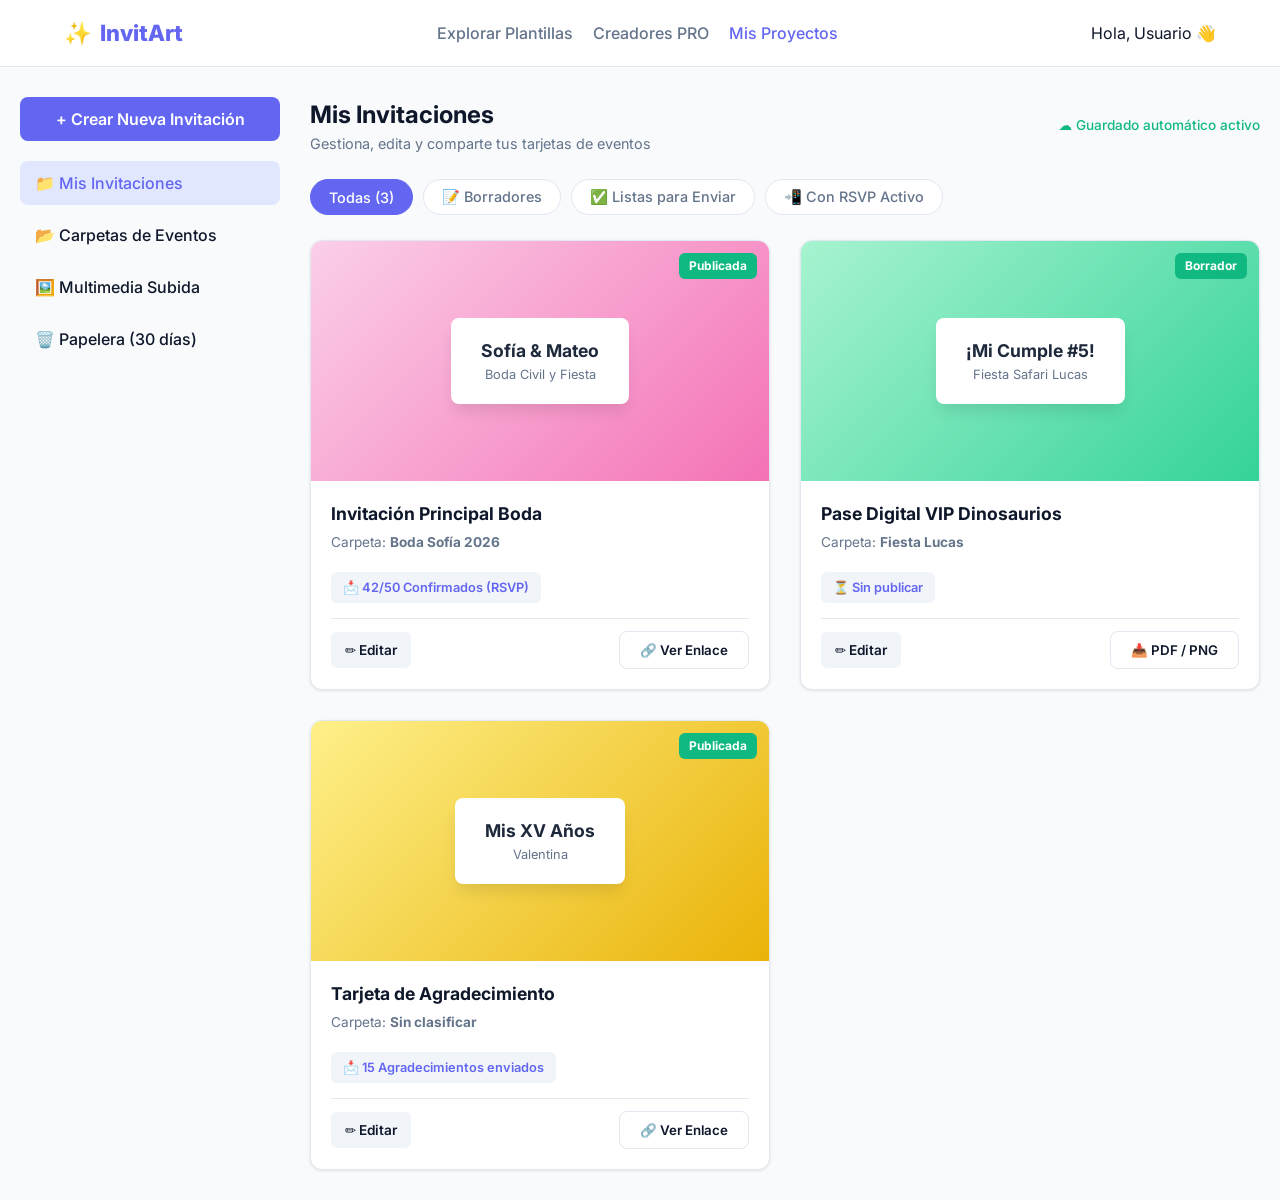
<file: invitaciones.html>
<!DOCTYPE html>
<html lang="es">
<head>
  <meta charset="UTF-8">
  <meta name="viewport" content="width=device-width, initial-scale=1.0">
  <title>Mis Invitaciones | InvitArt</title>
  
  <link rel="preconnect" href="https://fonts.googleapis.com">
  <link rel="preconnect" href="https://fonts.gstatic.com" crossorigin>
  <link href="https://fonts.googleapis.com/css2?family=Inter:wght@400;500;600;700;800&display=swap" rel="stylesheet">
  <link rel="stylesheet" href="main.css">
</head>
<body>

  <!-- Navegación -->
  <header class="navbar">
    <div class="logo">
      <span class="logo-icon">✨</span> InvitArt
    </div>
    <nav class="nav-links">
      <a href="index.html">Explorar Plantillas</a>
      <a href="creadores.html">Creadores PRO</a>
      <a href="invitaciones.html" class="active">Mis Proyectos</a>
    </nav>
    <div class="user-profile-nav">
      <span class="user-name">Hola, Usuario 👋</span>
    </div>
  </header>

  <!-- Panel de Mis Invitaciones -->
  <div class="dashboard-layout">
    
    <!-- Sidebar de Navegación del Panel -->
    <aside class="sidebar">
      <a href="editor.html" class="btn-primary btn-block mb-20" style="text-align: center; text-decoration: none; display: block;">+ Crear Nueva Invitación</a>
      
      <nav class="sidebar-menu">
        <a href="invitaciones.html" class="sidebar-item active">📁 Mis Invitaciones</a>
        <a href="carpetas.html" class="sidebar-item">📂 Carpetas de Eventos</a>
        <a href="multimedia.html" class="sidebar-item">🖼️ Multimedia Subida</a>
        <a href="papelera.html" class="sidebar-item">🗑️ Papelera (30 días)</a>
      </nav>
    </aside>

    <!-- Área Principal -->
    <main class="dashboard-content">
      <div class="content-header">
        <div>
          <h2>Mis Invitaciones</h2>
          <p style="color: var(--text-muted); font-size: 0.9rem;">Gestiona, edita y comparte tus tarjetas de eventos</p>
        </div>
        <span class="sync-status">☁️ Guardado automático activo</span>
      </div>

      <!-- Filtros Rápidos -->
      <div class="category-filter" style="margin-bottom: 25px;">
        <button class="filter-btn active">Todas (3)</button>
        <button class="filter-btn">📝 Borradores</button>
        <button class="filter-btn">✅ Listas para Enviar</button>
        <button class="filter-btn">📲 Con RSVP Activo</button>
      </div>

      <!-- Grid de Invitaciones -->
      <div class="template-grid">
        
        <!-- Invitación 1 -->
        <div class="card">
          <div class="card-preview preview-boda">
            <span class="badge-tag free">Publicada</span>
            <div class="preview-mockup">
              <h4>Sofía & Mateo</h4>
              <p>Boda Civil y Fiesta</p>
            </div>
          </div>
          <div class="card-body">
            <h3>Invitación Principal Boda</h3>
            <p class="creator">Carpeta: <strong>Boda Sofía 2026</strong></p>
            <div class="rsvp-stats">
              <span>📩 42/50 Confirmados (RSVP)</span>
            </div>
            <div class="card-footer">
              <a href="editor.html" class="btn-action">✏️ Editar</a>
              <button class="btn-secondary">🔗 Ver Enlace</button>
            </div>
          </div>
        </div>

        <!-- Invitación 2 -->
        <div class="card">
          <div class="card-preview preview-infantil">
            <span class="badge-tag free">Borrador</span>
            <div class="preview-mockup">
              <h4>¡Mi Cumple #5!</h4>
              <p>Fiesta Safari Lucas</p>
            </div>
          </div>
          <div class="card-body">
            <h3>Pase Digital VIP Dinosaurios</h3>
            <p class="creator">Carpeta: <strong>Fiesta Lucas</strong></p>
            <div class="rsvp-stats">
              <span>⏳ Sin publicar</span>
            </div>
            <div class="card-footer">
              <a href="editor.html" class="btn-action">✏️ Editar</a>
              <button class="btn-secondary">📥 PDF / PNG</button>
            </div>
          </div>
        </div>

        <!-- Invitación 3 -->
        <div class="card">
          <div class="card-preview preview-xv">
            <span class="badge-tag free">Publicada</span>
            <div class="preview-mockup">
              <h4>Mis XV Años</h4>
              <p>Valentina</p>
            </div>
          </div>
          <div class="card-body">
            <h3>Tarjeta de Agradecimiento</h3>
            <p class="creator">Carpeta: <strong>Sin clasificar</strong></p>
            <div class="rsvp-stats">
              <span>📩 15 Agradecimientos enviados</span>
            </div>
            <div class="card-footer">
              <a href="editor.html" class="btn-action">✏️ Editar</a>
              <button class="btn-secondary">🔗 Ver Enlace</button>
            </div>
          </div>
        </div>

      </div>
    </main>

  </div>

</body>
</html>
</file>
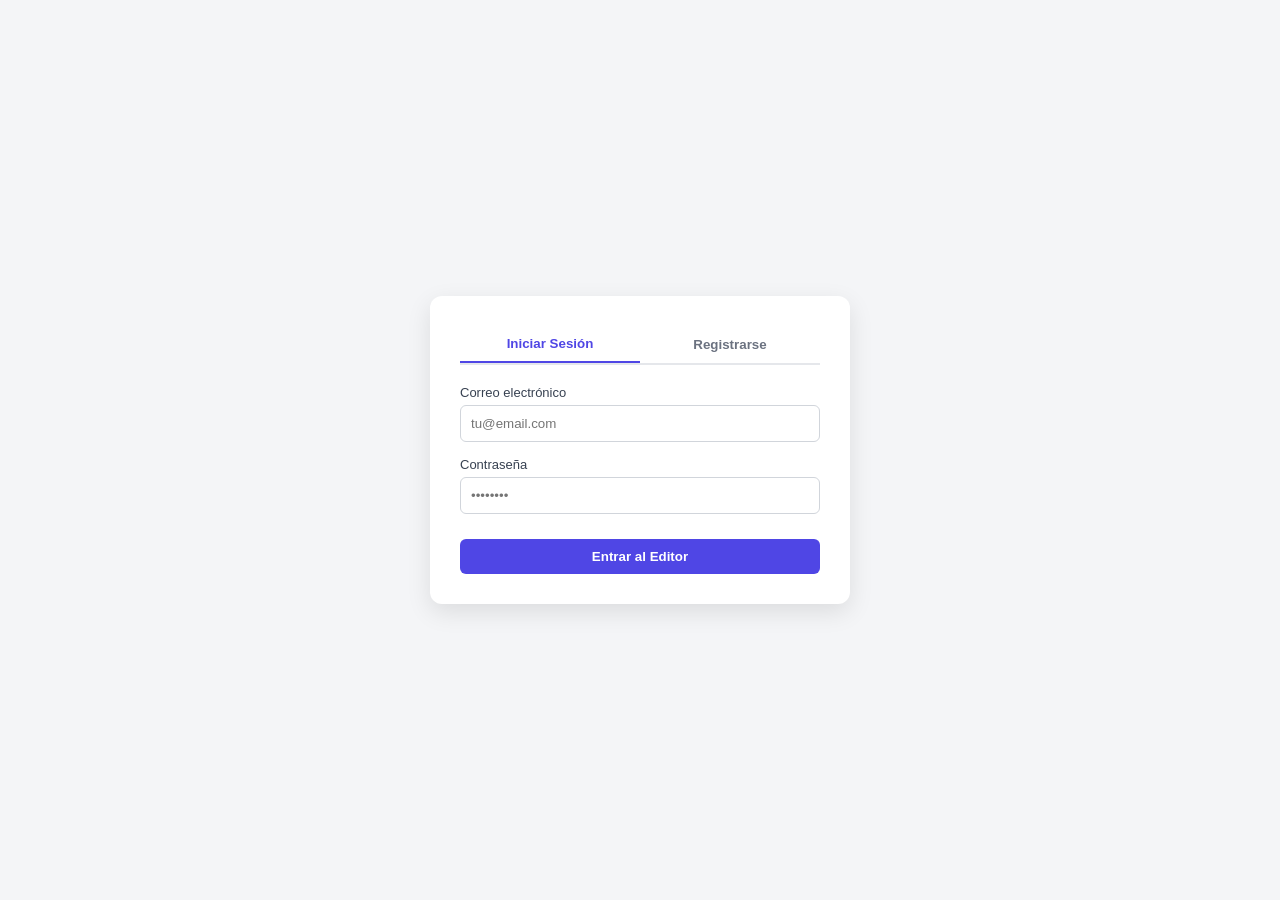
<file: login.html>
<!DOCTYPE html>
<html lang="es">
<head>
  <meta charset="UTF-8">
  <meta name="viewport" content="width=device-width, initial-scale=1.0">
  <title>Acceso - Editor</title>
  <style>
    body {
      font-family: -apple-system, BlinkMacSystemFont, "Segoe UI", Roboto, sans-serif;
      background-color: #f4f5f7;
      display: flex;
      justify-content: center;
      align-items: center;
      height: 100vh;
      margin: 0;
    }

    .auth-card {
      background: #ffffff;
      padding: 30px;
      border-radius: 12px;
      box-shadow: 0 8px 24px rgba(0,0,0,0.1);
      width: 100%;
      max-width: 360px;
    }

    .tabs {
      display: flex;
      margin-bottom: 20px;
      border-bottom: 2px solid #e5e7eb;
    }

    .tab-btn {
      flex: 1;
      padding: 10px;
      border: none;
      background: none;
      font-weight: bold;
      color: #6b7280;
      cursor: pointer;
    }

    .tab-btn.active {
      color: #4f46e5;
      border-bottom: 2px solid #4f46e5;
    }

    .form-group {
      margin-bottom: 15px;
    }

    .form-group label {
      display: block;
      margin-bottom: 5px;
      font-size: 13px;
      color: #374151;
    }

    .form-group input {
      width: 100%;
      padding: 10px;
      border: 1px solid #d1d5db;
      border-radius: 6px;
      box-sizing: border-box;
    }

    .btn-submit {
      width: 100%;
      padding: 10px;
      background-color: #4f46e5;
      color: white;
      border: none;
      border-radius: 6px;
      font-weight: bold;
      cursor: pointer;
      margin-top: 10px;
    }

    .btn-submit:hover {
      background-color: #4338ca;
    }

    .hidden {
      display: none;
    }
  </style>
</head>
<body>

  <div class="auth-card">
    <div class="tabs">
      <button class="tab-btn active" onclick="switchTab('login')">Iniciar Sesión</button>
      <button class="tab-btn" onclick="switchTab('register')">Registrarse</button>
    </div>

    <!-- Formulario de Login -->
    <form id="loginForm">
      <div class="form-group">
        <label for="loginEmail">Correo electrónico</label>
        <input type="email" id="loginEmail" required placeholder="tu@email.com">
      </div>
      <div class="form-group">
        <label for="loginPassword">Contraseña</label>
        <input type="password" id="loginPassword" required placeholder="••••••••">
      </div>
      <button type="submit" class="btn-submit">Entrar al Editor</button>
    </form>

    <!-- Formulario de Registro -->
    <form id="registerForm" class="hidden">
      <div class="form-group">
        <label for="regName">Nombre</label>
        <input type="text" id="regName" required placeholder="Tu Nombre">
      </div>
      <div class="form-group">
        <label for="regEmail">Correo electrónico</label>
        <input type="email" id="regEmail" required placeholder="tu@email.com">
      </div>
      <div class="form-group">
        <label for="regPassword">Contraseña</label>
        <input type="password" id="regPassword" required placeholder="••••••••">
      </div>
      <button type="submit" class="btn-submit">Crear Cuenta</button>
    </form>
  </div>

  <script>
    // Cambiar entre pestañas
    function switchTab(type) {
      const loginForm = document.getElementById('loginForm');
      const registerForm = document.getElementById('registerForm');
      const btns = document.querySelectorAll('.tab-btn');

      if (type === 'login') {
        loginForm.classList.remove('hidden');
        registerForm.classList.add('hidden');
        btns[0].classList.add('active');
        btns[1].classList.remove('active');
      } else {
        loginForm.classList.add('hidden');
        registerForm.classList.remove('hidden');
        btns[0].classList.remove('active');
        btns[1].classList.add('active');
      }
    }

    // Petición real de Iniciar Sesión (Login)
    document.getElementById('loginForm').addEventListener('submit', async function(e) {
      e.preventDefault();
      
      const email = document.getElementById('loginEmail').value;
      const password = document.getElementById('loginPassword').value;

      try {
        const response = await fetch('/api/login', {
          method: 'POST',
          headers: { 'Content-Type': 'application/json' },
          body: JSON.stringify({ email, password })
        });

        const data = await response.json();

        if (response.ok) {
          // Guardar el token de sesión en el navegador
          localStorage.setItem('token', data.token);
          alert('¡Inicio de sesión exitoso!');
          window.location.href = 'editor.html';
        } else {
          alert(data.mensaje || 'Error al iniciar sesión');
        }
      } catch (error) {
        console.error('Error de conexión:', error);
        alert('No se pudo conectar con el servidor.');
      }
    });

    // Petición real de Registro
    document.getElementById('registerForm').addEventListener('submit', async function(e) {
      e.preventDefault();
      
      const nombre = document.getElementById('regName').value;
      const email = document.getElementById('regEmail').value;
      const password = document.getElementById('regPassword').value;

      try {
        const response = await fetch('/api/registro', {
          method: 'POST',
          headers: { 'Content-Type': 'application/json' },
          body: JSON.stringify({ nombre, email, password })
        });

        const data = await response.json();

        if (response.ok) {
          alert('Usuario registrado correctamente. Ahora puedes iniciar sesión.');
          switchTab('login'); // Cambia a la pestaña de login automáticamente
        } else {
          alert(data.mensaje || 'Error al registrar usuario');
        }
      } catch (error) {
        console.error('Error de conexión:', error);
        alert('No se pudo conectar con el servidor.');
      }
    });
  </script>
</body>
</html>
</file>
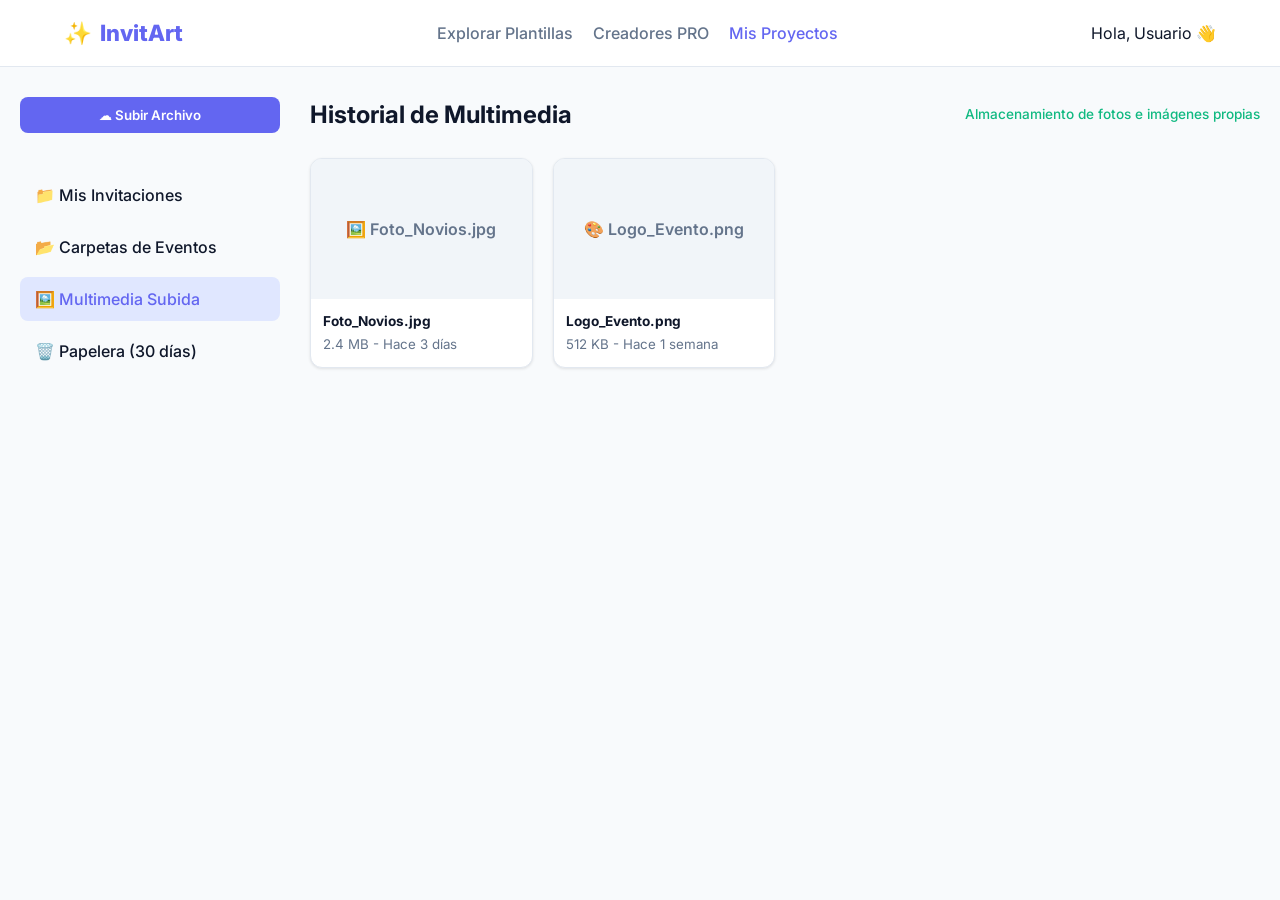
<file: multimedia.html>
<!DOCTYPE html>
<html lang="es">
<head>
  <meta charset="UTF-8">
  <meta name="viewport" content="width=device-width, initial-scale=1.0">
  <title>Multimedia Subida | InvitArt</title>
  
  <link rel="preconnect" href="https://fonts.googleapis.com">
  <link rel="preconnect" href="https://fonts.gstatic.com" crossorigin>
  <link href="https://fonts.googleapis.com/css2?family=Inter:wght@400;500;600;700;800&display=swap" rel="stylesheet">
  <link rel="stylesheet" href="main.css">
</head>
<body>

  <header class="navbar">
    <div class="logo"><span class="logo-icon">✨</span> InvitArt</div>
    <nav class="nav-links">
      <a href="index.html">Explorar Plantillas</a>
      <a href="creadores.html">Creadores PRO</a>
      <a href="proyectos.html" class="active">Mis Proyectos</a>
    </nav>
    <div class="user-profile-nav">
      <span class="user-name">Hola, Usuario 👋</span>
    </div>
  </header>

  <div class="dashboard-layout">
    <!-- Sidebar -->
    <aside class="sidebar">
      <button class="btn-primary btn-block mb-20">☁️ Subir Archivo</button>
      <nav class="sidebar-menu">
        <a href="proyectos.html" class="sidebar-item">📁 Mis Invitaciones</a>
        <a href="carpetas.html" class="sidebar-item">📂 Carpetas de Eventos</a>
        <a href="multimedia.html" class="sidebar-item active">🖼️ Multimedia Subida</a>
        <a href="papelera.html" class="sidebar-item">🗑️ Papelera (30 días)</a>
      </nav>
    </aside>

    <!-- Contenido -->
    <main class="dashboard-content">
      <div class="content-header">
        <h2>Historial de Multimedia</h2>
        <span class="sync-status">Almacenamiento de fotos e imágenes propias</span>
      </div>

      <div class="media-grid">
        <!-- Archivo Subido 1 -->
        <div class="media-card">
          <div class="media-preview" style="background-color: #f1f5f9;">🖼️ Foto_Novios.jpg</div>
          <div class="media-info">
            <p><strong>Foto_Novios.jpg</strong></p>
            <small>2.4 MB - Hace 3 días</small>
          </div>
        </div>

        <!-- Archivo Subido 2 -->
        <div class="media-card">
          <div class="media-preview" style="background-color: #f1f5f9;">🎨 Logo_Evento.png</div>
          <div class="media-info">
            <p><strong>Logo_Evento.png</strong></p>
            <small>512 KB - Hace 1 semana</small>
          </div>
        </div>
      </div>
    </main>
  </div>

</body>
</html>
</file>
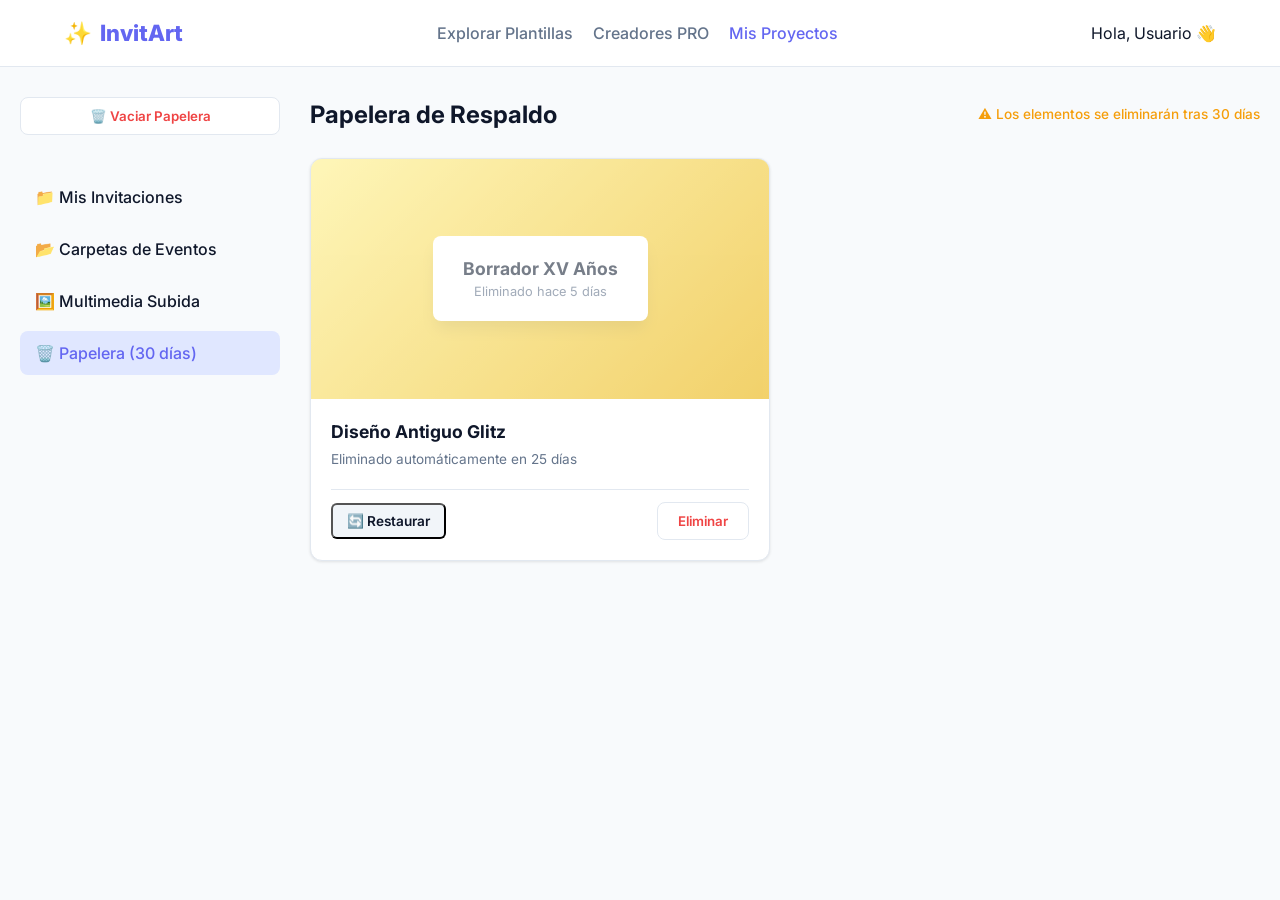
<file: papelera.html>
<!DOCTYPE html>
<html lang="es">
<head>
  <meta charset="UTF-8">
  <meta name="viewport" content="width=device-width, initial-scale=1.0">
  <title>Papelera | InvitArt</title>
  
  <link rel="preconnect" href="https://fonts.googleapis.com">
  <link rel="preconnect" href="https://fonts.gstatic.com" crossorigin>
  <link href="https://fonts.googleapis.com/css2?family=Inter:wght@400;500;600;700;800&display=swap" rel="stylesheet">
  <link rel="stylesheet" href="main.css">
</head>
<body>

  <header class="navbar">
    <div class="logo"><span class="logo-icon">✨</span> InvitArt</div>
    <nav class="nav-links">
      <a href="index.html">Explorar Plantillas</a>
      <a href="creadores.html">Creadores PRO</a>
      <a href="proyectos.html" class="active">Mis Proyectos</a>
    </nav>
    <div class="user-profile-nav">
      <span class="user-name">Hola, Usuario 👋</span>
    </div>
  </header>

  <div class="dashboard-layout">
    <!-- Sidebar -->
    <aside class="sidebar">
      <button class="btn-secondary btn-block mb-20" style="color: #ef4444;">🗑️ Vaciar Papelera</button>
            <nav class="sidebar-menu">
             <a href="proyectos.html" class="sidebar-item">📁 Mis Invitaciones</a>
              <a href="carpetas.html" class="sidebar-item">📂 Carpetas de Eventos</a>
               <a href="multimedia.html" class="sidebar-item">🖼️ Multimedia Subida</a>
             <a href="papelera.html" class="sidebar-item active">🗑️ Papelera (30 días)</a>
            </nav>
    </aside>

    <!-- Contenido -->
    <main class="dashboard-content">
      <div class="content-header">
        <h2>Papelera de Respaldo</h2>
        <span class="sync-status" style="color: #f59e0b;">⚠️ Los elementos se eliminarán tras 30 días</span>
      </div>

      <div class="template-grid">
        <!-- Elemento Eliminado -->
        <div class="card">
          <div class="card-preview preview-xv" style="opacity: 0.6;">
            <div class="preview-mockup">
              <h4>Borrador XV Años</h4>
              <p>Eliminado hace 5 días</p>
            </div>
          </div>
          <div class="card-body">
            <h3>Diseño Antiguo Glitz</h3>
            <p class="creator">Eliminado automáticamente en 25 días</p>
            <div class="card-footer">
              <button class="btn-action">🔄 Restaurar</button>
              <button class="btn-secondary" style="color: #ef4444;">Eliminar</button>
            </div>
          </div>
        </div>
      </div>
    </main>
  </div>

</body>
</html>
</file>
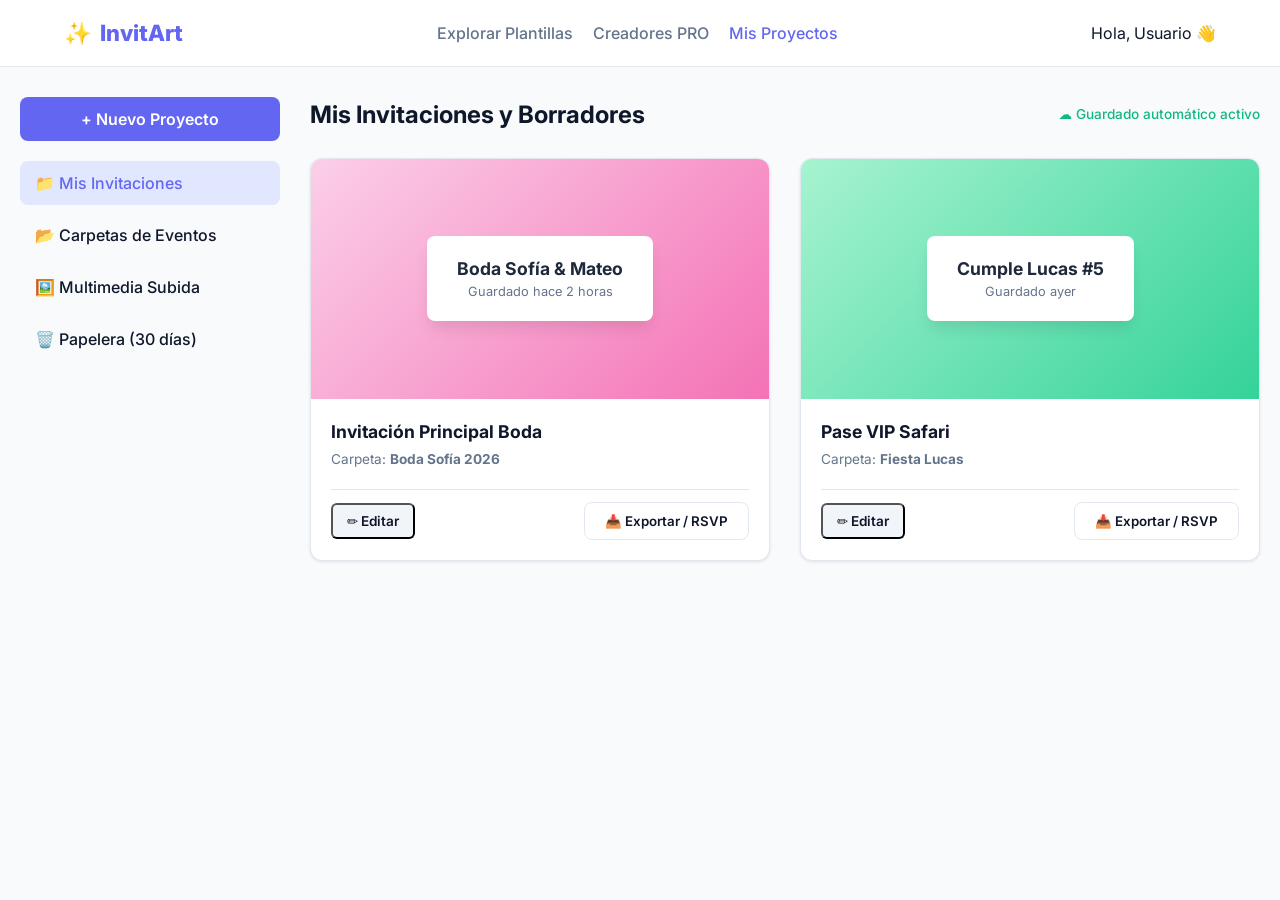
<file: proyectos.html>
<!DOCTYPE html>
<html lang="es">
<head>
  <meta charset="UTF-8">
  <meta name="viewport" content="width=device-width, initial-scale=1.0">
  <title>Mis Proyectos | InvitArt</title>
  
  <link rel="preconnect" href="https://fonts.googleapis.com">
  <link rel="preconnect" href="https://fonts.gstatic.com" crossorigin>
  <link href="https://fonts.googleapis.com/css2?family=Inter:wght@400;500;600;700;800&display=swap" rel="stylesheet">
  <link rel="stylesheet" href="main.css">
</head>
<body>

  <!-- Navegación -->
  <header class="navbar">
    <div class="logo">
      <span class="logo-icon">✨</span> InvitArt
    </div>
    <nav class="nav-links">
      <a href="index.html">Explorar Plantillas</a>
      <a href="creadores.html">Creadores PRO</a>
      <a href="proyectos.html" class="active">Mis Proyectos</a>
    </nav>
    <div class="user-profile-nav">
      <span class="user-name">Hola, Usuario 👋</span>
    </div>
  </header>

  <!-- Panel de Mis Proyectos -->
  <div class="dashboard-layout">
    
    <!-- Sidebar de Organización -->
    <aside class="sidebar">
      <a href="editor.html" class="btn-primary btn-block mb-20" style="text-align: center; text-decoration: none; display: block;">
  + Nuevo Proyecto
</a>
      
      <nav class="sidebar-menu">
        <a href="invitaciones.html" class="sidebar-item active">📁 Mis Invitaciones</a>
        <a href="carpetas.html" class="sidebar-item">📂 Carpetas de Eventos</a>
        <a href="multimedia.html" class="sidebar-item">🖼️ Multimedia Subida</a>
        <a href="papelera.html" class="sidebar-item">🗑️ Papelera (30 días)</a>
      </nav>
    </aside>

    <!-- Área Principal de Proyectos -->
    <main class="dashboard-content">
      <div class="content-header">
        <h2>Mis Invitaciones y Borradores</h2>
        <span class="sync-status">☁️ Guardado automático activo</span>
      </div>

      <!-- Grid de Proyectos Guardados -->
      <div class="template-grid">
        
        <!-- Proyecto 1 -->
        <div class="card">
          <div class="card-preview preview-boda">
            <div class="preview-mockup">
              <h4>Boda Sofía & Mateo</h4>
              <p>Guardado hace 2 horas</p>
            </div>
          </div>
          <div class="card-body">
            <h3>Invitación Principal Boda</h3>
            <p class="creator">Carpeta: <strong>Boda Sofía 2026</strong></p>
            <div class="card-footer">
              <button class="btn-action">✏️ Editar</button>
              <button class="btn-secondary">📥 Exportar / RSVP</button>
            </div>
          </div>
        </div>

        <!-- Proyecto 2 -->
        <div class="card">
          <div class="card-preview preview-infantil">
            <div class="preview-mockup">
              <h4>Cumple Lucas #5</h4>
              <p>Guardado ayer</p>
            </div>
          </div>
          <div class="card-body">
            <h3>Pase VIP Safari</h3>
            <p class="creator">Carpeta: <strong>Fiesta Lucas</strong></p>
            <div class="card-footer">
              <button class="btn-action">✏️ Editar</button>
              <button class="btn-secondary">📥 Exportar / RSVP</button>
            </div>
          </div>
        </div>

      </div>
    </main>

  </div>

</body>
</html>
</file>
<file: main.css>
/* --- Variables de Diseño y Paleta de Colores --- */
:root {
  --primary: #6366f1;
  --primary-hover: #4f46e5;
  --bg-main: #f8fafc;
  --bg-card: #ffffff;
  --text-dark: #0f172a;
  --text-muted: #64748b;
  --border-color: #e2e8f0;
  --shadow-sm: 0 1px 3px rgba(0, 0, 0, 0.1);
  --shadow-md: 0 10px 25px -5px rgba(0, 0, 0, 0.08);
  --radius: 12px;
}

* {
  box-sizing: border-box;
  margin: 0;
  padding: 0;
  font-family: 'Inter', system-ui, sans-serif;
}

body {
  background-color: var(--bg-main);
  color: var(--text-dark);
  line-height: 1.5;
}

/* --- Navegación --- */
.navbar {
  display: flex;
  justify-content: space-between;
  align-items: center;
  padding: 1rem 5%;
  background: white;
  border-bottom: 1px solid var(--border-color);
  position: sticky;
  top: 0;
  z-index: 100;
}

.logo {
  font-size: 1.4rem;
  font-weight: 800;
  color: var(--primary);
  display: flex;
  align-items: center;
  gap: 8px;
}

.nav-links {
  display: flex;
  gap: 20px;
}

.nav-links a {
  text-decoration: none;
  color: var(--text-muted);
  font-weight: 500;
  transition: color 0.2s;
}

.nav-links a.active, .nav-links a:hover {
  color: var(--primary);
}

.auth-buttons {
  display: flex;
  gap: 12px;
}

/* --- Botones --- */
.btn-primary {
  background-color: var(--primary);
  color: white;
  border: none;
  padding: 10px 20px;
  border-radius: 8px;
  font-weight: 600;
  cursor: pointer;
  transition: background 0.2s;
}

.btn-primary:hover {
  background-color: var(--primary-hover);
}

.btn-secondary {
  background: white;
  border: 1px solid var(--border-color);
  color: var(--text-dark);
  padding: 10px 20px;
  border-radius: 8px;
  font-weight: 600;
  cursor: pointer;
}

.btn-secondary:hover {
  background-color: var(--bg-main);
}

/* --- Hero Section --- */
.hero {
  background: linear-gradient(135deg, #1e1b4b 0%, #312e81 100%);
  color: white;
  padding: 80px 20px;
  text-align: center;
}

.hero-content {
  max-width: 750px;
  margin: 0 auto;
}

.badge-hero {
  background: rgba(255, 255, 255, 0.1);
  border: 1px solid rgba(255, 255, 255, 0.2);
  padding: 6px 16px;
  border-radius: 20px;
  font-size: 0.85rem;
  font-weight: 500;
  display: inline-block;
  margin-bottom: 20px;
}

.hero h1 {
  font-size: 2.8rem;
  font-weight: 800;
  margin-bottom: 16px;
  line-height: 1.2;
}

.hero p {
  font-size: 1.1rem;
  color: #c7d2fe;
  margin-bottom: 35px;
}

/* Buscador */
.search-box {
  background: white;
  padding: 8px;
  border-radius: 12px;
  display: flex;
  align-items: center;
  box-shadow: 0 20px 25px -5px rgba(0, 0, 0, 0.3);
}

.search-icon {
  margin: 0 15px;
  font-size: 1.2rem;
}

.search-box input {
  flex: 1;
  border: none;
  outline: none;
  font-size: 1rem;
  color: var(--text-dark);
}

/* --- Catálogo y Filtros --- */
.catalog-section {
  max-width: 1200px;
  margin: 50px auto;
  padding: 0 20px;
}

.catalog-header h2 {
  font-size: 1.8rem;
  font-weight: 700;
}

.catalog-header p {
  color: var(--text-muted);
  margin-bottom: 20px;
}

.category-filter {
  display: flex;
  gap: 10px;
  flex-wrap: wrap;
  margin-bottom: 35px;
}

.filter-btn {
  background: white;
  border: 1px solid var(--border-color);
  padding: 8px 18px;
  border-radius: 20px;
  font-size: 0.9rem;
  font-weight: 500;
  color: var(--text-muted);
  cursor: pointer;
  transition: all 0.2s;
}

.filter-btn.active, .filter-btn:hover {
  background: var(--primary);
  color: white;
  border-color: var(--primary);
}

/* --- Grid de Tarjetas --- */
.template-grid {
  display: grid;
  grid-template-columns: repeat(auto-fill, minmax(320px, 1fr));
  gap: 30px;
}

.card {
  background: var(--bg-card);
  border-radius: var(--radius);
  border: 1px solid var(--border-color);
  overflow: hidden;
  box-shadow: var(--shadow-sm);
  transition: transform 0.2s, box-shadow 0.2s;
}

.card:hover {
  transform: translateY(-5px);
  box-shadow: var(--shadow-md);
}

.card-preview {
  height: 240px;
  position: relative;
  display: flex;
  align-items: center;
  justify-content: center;
}

/* Diseños de muestra */
.preview-boda { background: linear-gradient(135deg, #fbcfe8 0%, #f472b6 100%); }
.preview-infantil { background: linear-gradient(135deg, #a7f3d0 0%, #34d399 100%); }
.preview-xv { background: linear-gradient(135deg, #fef08a 0%, #eab308 100%); }

.preview-mockup {
  background: white;
  padding: 20px 30px;
  border-radius: 8px;
  text-align: center;
  box-shadow: 0 10px 15px -3px rgba(0,0,0,0.1);
}

.preview-mockup h4 { font-size: 1.1rem; color: #1e293b; }
.preview-mockup p { font-size: 0.8rem; color: #64748b; }

.badge-tag {
  position: absolute;
  top: 12px;
  right: 12px;
  padding: 4px 10px;
  border-radius: 6px;
  font-size: 0.75rem;
  font-weight: 700;
}

.badge-tag.pro { background: #1e1b4b; color: #facc15; }
.badge-tag.free { background: #10b981; color: white; }

.card-body {
  padding: 20px;
}

.card-body h3 {
  font-size: 1.1rem;
  font-weight: 700;
  margin-bottom: 4px;
}

.creator {
  font-size: 0.85rem;
  color: var(--text-muted);
  margin-bottom: 20px;
}

.card-footer {
  display: flex;
  justify-content: space-between;
  align-items: center;
  padding-top: 12px;
  border-top: 1px solid var(--border-color);
}

.type-label {
  font-size: 0.75rem;
  color: var(--text-muted);
  font-weight: 500;
}

.btn-action {
  text-decoration: none;
  background: #f1f5f9;
  color: var(--text-dark);
  padding: 8px 14px;
  border-radius: 6px;
  font-weight: 600;
  font-size: 0.85rem;
  transition: all 0.2s;
}

.btn-action:hover {
  background: var(--primary);
  color: white;
}
/* --- Estilos para Creadores PRO --- */
.hero-creadores {
  background: linear-gradient(135deg, #0f172a 0%, #1e1b4b 100%);
  color: white;
  padding: 60px 20px;
  text-align: center;
}

.creadores-grid {
  display: grid;
  grid-template-columns: repeat(auto-fill, minmax(300px, 1fr));
  gap: 30px;
}

.creador-card {
  padding: 25px;
  text-align: center;
}

.avatar {
  width: 70px;
  height: 70px;
  border-radius: 50%;
  background: #6366f1;
  color: white;
  display: flex;
  align-items: center;
  justify-content: center;
  font-size: 1.5rem;
  font-weight: 700;
  margin: 0 auto 15px;
}

.avatar-2 { background: #ec4899; }
.avatar-3 { background: #10b981; }

.creador-header h3 {
  font-size: 1.2rem;
  font-weight: 700;
}

.handle {
  font-size: 0.85rem;
  color: var(--text-muted);
  margin-bottom: 15px;
}

.pro-badge {
  background: #facc15;
  color: #0f172a;
  padding: 2px 6px;
  border-radius: 4px;
  font-weight: 800;
  font-size: 0.7rem;
}

.creador-stats {
  display: flex;
  justify-content: space-around;
  padding: 12px 0;
  border-top: 1px solid var(--border-color);
  border-bottom: 1px solid var(--border-color);
  margin-bottom: 15px;
}

.creador-stats strong {
  display: block;
  font-size: 1rem;
}

.creador-stats span {
  font-size: 0.75rem;
  color: var(--text-muted);
}

.creador-bio {
  font-size: 0.85rem;
  color: var(--text-muted);
  margin-bottom: 20px;
  min-height: 50px;
}

.btn-block {
  width: 100%;
}

/* --- Estilos para Mis Proyectos (Dashboard) --- */
.dashboard-layout {
  display: flex;
  max-width: 1300px;
  margin: 30px auto;
  padding: 0 20px;
  gap: 30px;
}

.sidebar {
  width: 260px;
  flex-shrink: 0;
}

.sidebar-menu {
  display: flex;
  flex-direction: column;
  gap: 8px;
  margin-top: 20px;
}

.sidebar-item {
  text-decoration: none;
  color: var(--text-dark);
  padding: 10px 15px;
  border-radius: 8px;
  font-weight: 500;
  transition: background 0.2s;
}

.sidebar-item.active, .sidebar-item:hover {
  background: #e0e7ff;
  color: var(--primary);
}

.dashboard-content {
  flex: 1;
}

.content-header {
  display: flex;
  justify-content: space-between;
  align-items: center;
  margin-bottom: 25px;
}

.sync-status {
  font-size: 0.85rem;
  color: #10b981;
  font-weight: 500;
}

.mb-20 {
  margin-bottom: 20px;
}
/* --- Estilos de Carpetas y Multimedia --- */
.folder-grid {
  display: grid;
  grid-template-columns: repeat(auto-fill, minmax(280px, 1fr));
  gap: 20px;
}

.folder-card {
  background: white;
  border: 1px solid var(--border-color);
  border-radius: var(--radius);
  padding: 20px;
  display: flex;
  align-items: center;
  gap: 15px;
  box-shadow: var(--shadow-sm);
}

.folder-icon {
  font-size: 2.2rem;
}

.folder-info {
  flex: 1;
}

.folder-info h3 {
  font-size: 1rem;
  font-weight: 600;
}

.folder-info p {
  font-size: 0.8rem;
  color: var(--text-muted);
}

/* Multimedia */
.media-grid {
  display: grid;
  grid-template-columns: repeat(auto-fill, minmax(200px, 1fr));
  gap: 20px;
}

.media-card {
  background: white;
  border: 1px solid var(--border-color);
  border-radius: var(--radius);
  overflow: hidden;
  box-shadow: var(--shadow-sm);
}

.media-preview {
  height: 140px;
  display: flex;
  align-items: center;
  justify-content: center;
  font-weight: 600;
  color: var(--text-muted);
}

.media-info {
  padding: 12px;
}

.media-info p {
  font-size: 0.85rem;
  white-space: nowrap;
  overflow: hidden;
  text-overflow: ellipsis;
}

.media-info small {
  color: var(--text-muted);
}
/* --- Estilos de Métricas RSVP --- */
.rsvp-stats {
  background: #f1f5f9;
  padding: 6px 12px;
  border-radius: 6px;
  font-size: 0.8rem;
  font-weight: 600;
  color: var(--primary);
  margin-bottom: 15px;
  display: inline-block;
}
/* --- Estilos de la Interfaz del Editor --- */
.editor-body {
  height: 100vh;
  display: flex;
  flex-direction: column;
  overflow: hidden;
  background-color: #f1f5f9;
}

.editor-header {
  height: 60px;
  background: white;
  border-bottom: 1px solid var(--border-color);
  display: flex;
  justify-content: space-between;
  align-items: center;
  padding: 0 20px;
  z-index: 10;
}

.editor-header-left {
  display: flex;
  align-items: center;
  gap: 15px;
}

.btn-back {
  text-decoration: none;
  color: var(--text-dark);
  font-weight: 600;
  font-size: 0.9rem;
}

.project-title-input {
  border: 1px solid transparent;
  font-size: 1.1rem;
  font-weight: 700;
  padding: 4px 8px;
  border-radius: 6px;
  outline: none;
}

.project-title-input:hover, .project-title-input:focus {
  border-color: var(--border-color);
  background: #f8fafc;
}

.save-badge {
  font-size: 0.8rem;
  color: #10b981;
  font-weight: 500;
}

.editor-header-right {
  display: flex;
  gap: 10px;
}

/* Layout del Editor */
.editor-workspace {
  display: flex;
  flex: 1;
  height: calc(100vh - 60px);
}

/* Sidebar del Editor */
.editor-sidebar {
  width: 320px;
  background: white;
  border-right: 1px solid var(--border-color);
  display: flex;
  flex-direction: column;
}

.sidebar-tabs {
  display: flex;
  border-bottom: 1px solid var(--border-color);
}

.tab-btn {
  flex: 1;
  padding: 12px 5px;
  border: none;
  background: transparent;
  font-size: 0.8rem;
  font-weight: 600;
  color: var(--text-muted);
  cursor: pointer;
  border-bottom: 2px solid transparent;
}

.tab-btn.active {
  color: var(--primary);
  border-bottom-color: var(--primary);
  background: #fafafa;
}

.tab-content {
  padding: 20px;
  overflow-y: auto;
}

.tab-content h3 { font-size: 1.1rem; margin-bottom: 2px; }
.tab-subtitle { font-size: 0.8rem; color: var(--text-muted); margin-bottom: 20px; }

.tool-section { margin-bottom: 25px; }
.tool-section h4 { font-size: 0.85rem; color: var(--text-muted); margin-bottom: 10px; text-transform: uppercase; }

.tool-btn-item {
  width: 100%;
  text-align: left;
  padding: 12px;
  background: #f8fafc;
  border: 1px dashed var(--border-color);
  border-radius: 8px;
  font-weight: 600;
  margin-bottom: 8px;
  cursor: pointer;
  transition: all 0.2s;
}

.tool-btn-item:hover {
  background: #e0e7ff;
  border-color: var(--primary);
  color: var(--primary);
}

.element-grid {
  display: grid;
  grid-template-columns: 1fr 1fr;
  gap: 10px;
}

.element-box {
  background: #f8fafc;
  border: 1px solid var(--border-color);
  padding: 20px 10px;
  text-align: center;
  border-radius: 8px;
  font-size: 0.85rem;
  font-weight: 500;
  cursor: pointer;
}

.element-box:hover {
  border-color: var(--primary);
}

/* Lienzo de Trabajo */
.canvas-container {
  flex: 1;
  display: flex;
  flex-direction: column;
  background: #e2e8f0;
}

.canvas-toolbar {
  height: 48px;
  background: white;
  border-bottom: 1px solid var(--border-color);
  display: flex;
  align-items: center;
  padding: 0 20px;
  gap: 10px;
}

.toolbar-select, .toolbar-input-number {
  padding: 6px 10px;
  border: 1px solid var(--border-color);
  border-radius: 6px;
}

.toolbar-color {
  border: none;
  width: 32px;
  height: 32px;
  cursor: pointer;
  background: none;
}

.tool-icon-btn {
  padding: 6px 12px;
  background: white;
  border: 1px solid var(--border-color);
  border-radius: 6px;
  cursor: pointer;
}

.canvas-paper {
  flex: 1;
  display: flex;
  align-items: center;
  justify-content: center;
  padding: 30px;
  overflow: auto;
}

.invitation-card-mockup {
  width: 380px;
  height: 560px;
  background: white;
  box-shadow: 0 20px 30px rgba(0,0,0,0.15);
  border-radius: 12px;
  padding: 40px 20px;
  display: flex;
  flex-direction: column;
  align-items: center;
  justify-content: space-between;
  text-align: center;
}

.header-text {
  font-family: 'Great Vibes', cursive;
  font-size: 2.2rem;
  color: #6366f1;
}

.names-text {
  font-size: 1.8rem;
  font-weight: 800;
  color: #0f172a;
}

.details-text {
  font-size: 0.9rem;
  color: #64748b;
  line-height: 1.6;
}

.rsvp-button-mockup {
  background: #0f172a;
  color: white;
  padding: 10px 20px;
  border-radius: 20px;
  font-size: 0.85rem;
  font-weight: 600;
}
/* --- Barra Lateral de Canva (Estilo Iconos Verticales) --- */
.canva-nav-bar {
  width: 72px;
  background: #0f172a;
  display: flex;
  flex-direction: column;
  align-items: center;
  padding-top: 10px;
  gap: 4px;
  overflow-y: auto;
}

.canva-nav-item {
  width: 64px;
  height: 60px;
  background: transparent;
  border: none;
  color: #94a3b8;
  display: flex;
  flex-direction: column;
  align-items: center;
  justify-content: center;
  border-radius: 8px;
  cursor: pointer;
  font-size: 0.68rem;
  font-weight: 500;
  position: relative;
  transition: all 0.2s;
}

.canva-nav-item .icon {
  font-size: 1.2rem;
  margin-bottom: 2px;
}

.canva-nav-item:hover, .canva-nav-item.active {
  background: #1e293b;
  color: white;
}

.crown-pro {
  position: absolute;
  top: 4px;
  right: 12px;
  font-size: 0.75rem;
}

/* Panel Desplegable de Contenido */
.canva-drawer {
  width: 280px;
  background: white;
  border-right: 1px solid var(--border-color);
  overflow-y: auto;
}

.drawer-pane {
  display: none;
  padding: 20px;
}

.drawer-pane.active {
  display: block;
}

.drawer-pane h3 { font-size: 1.1rem; font-weight: 700; margin-bottom: 2px; }
.drawer-sub { font-size: 0.8rem; color: var(--text-muted); margin-bottom: 20px; }

/* Botones de Texto */
.add-text-btn {
  width: 100%;
  padding: 12px;
  background: #f8fafc;
  border: 1px solid var(--border-color);
  border-radius: 8px;
  text-align: left;
  margin-bottom: 10px;
  cursor: pointer;
  font-weight: 600;
}

.add-text-btn:hover {
  background: #e0e7ff;
  border-color: var(--primary);
}

.title-type { font-size: 1.2rem; font-weight: 800; }
.subtitle-type { font-size: 1rem; font-weight: 600; }
.body-type { font-size: 0.85rem; font-weight: 400; }

.pro-tag {
  background: #facc15;
  color: #0f172a;
  font-size: 0.65rem;
  padding: 2px 6px;
  border-radius: 4px;
}

.palette-swatch {
  width: 40px;
  height: 40px;
  border-radius: 50%;
  display: inline-block;
  margin-right: 10px;
  cursor: pointer;
  border: 2px solid white;
  box-shadow: var(--shadow-sm);
}

/* Selección en el Lienzo */
.canvas-item {
  cursor: pointer;
  border: 1px solid transparent;
}

.canvas-item.selected {
  border: 2px dashed #6366f1 !important;
}

.drawer-card-item {
  background: #f8fafc;
  border: 1px solid var(--border-color);
  padding: 12px;
  border-radius: 8px;
  margin-bottom: 10px;
  cursor: pointer;
}

.drawer-card-item:hover {
  border-color: var(--primary);
}
/* --- Unificación Estilo Canva para el Editor --- */
.drawer-grid-list, .user-projects-list {
  display: flex;
  flex-direction: column;
  gap: 12px;
}

.canva-item-card {
  background: #f8fafc;
  border: 1px solid var(--border-color);
  border-radius: 8px;
  padding: 8px;
  cursor: pointer;
  transition: all 0.2s;
}

.canva-item-card:hover {
  border-color: var(--primary);
  background: #f1f5f9;
}

.item-thumb {
  height: 80px;
  border-radius: 6px;
  display: flex;
  align-items: center;
  justify-content: center;
  font-weight: 600;
  margin-bottom: 6px;
}

.drawer-grid-2col {
  display: grid;
  grid-template-columns: 1fr 1fr;
  gap: 10px;
}

.canva-box-btn {
  background: #f8fafc;
  border: 1px solid var(--border-color);
  padding: 12px 10px;
  text-align: center;
  border-radius: 8px;
  font-size: 0.85rem;
  font-weight: 500;
  cursor: pointer;
  width: 100%;
  transition: all 0.2s;
}

.canva-box-btn:hover {
  border-color: var(--primary);
  background: #e0e7ff;
  color: var(--primary);
}

.text-presets-list {
  display: flex;
  flex-direction: column;
  gap: 10px;
}

.text-title { font-size: 1.1rem; font-weight: 700; text-align: left; }
.text-subtitle { font-size: 0.95rem; font-weight: 600; text-align: left; }
.text-body { font-size: 0.85rem; text-align: left; }

/* Subidos: Google Drive / YouTube */
.cloud-services-grid {
  display: grid;
  grid-template-columns: 1fr 1fr;
  gap: 10px;
}

.cloud-btn {
  background: white;
  border: 1px solid var(--border-color);
  padding: 10px;
  border-radius: 8px;
  font-size: 0.8rem;
  font-weight: 600;
  cursor: pointer;
  display: flex;
  align-items: center;
  justify-content: center;
  gap: 6px;
}

.cloud-btn:hover {
  border-color: var(--primary);
  background: #f8fafc;
}

.section-label {
  font-size: 0.75rem;
  font-weight: 700;
  color: var(--text-muted);
  text-transform: uppercase;
  margin: 15px 0 10px 0;
}

/* Proyectos Anteriores */
.project-history-card {
  display: flex;
  align-items: center;
  gap: 12px;
  background: #f8fafc;
  border: 1px solid var(--border-color);
  padding: 10px;
  border-radius: 8px;
  cursor: pointer;
}

.project-history-card:hover {
  border-color: var(--primary);
  background: white;
}

.project-mini-icon {
  font-size: 1.5rem;
}

.project-details {
  display: flex;
  flex-direction: column;
}

.project-details strong {
  font-size: 0.85rem;
}

.project-details small {
  color: var(--text-muted);
  font-size: 0.75rem;
}

/* Generador IA Multimedia */
.ai-generator-box {
  background: #f8fafc;
  border: 1px solid var(--border-color);
  padding: 12px;
  border-radius: 10px;
  margin-bottom: 15px;
}

.ai-prompt-input {
  width: 100%;
  border: 1px solid var(--border-color);
  border-radius: 6px;
  padding: 8px;
  font-size: 0.85rem;
  font-family: inherit;
  resize: none;
  margin-bottom: 10px;
  outline: none;
}

.ai-prompt-input:focus {
  border-color: var(--primary);
}

.ai-loader {
  font-size: 0.8rem;
  color: #6366f1;
  font-weight: 600;
  margin-bottom: 15px;
  text-align: center;
}

.red-btn {
  color: #ef4444 !important;
}
/* --- Modal Estilo Canva Pro / Business --- */
.modal-overlay {
  position: fixed;
  top: 0;
  left: 0;
  width: 100vw;
  height: 100vh;
  background: rgba(15, 23, 42, 0.6);
  backdrop-filter: blur(4px);
  display: flex;
  align-items: center;
  justify-content: center;
  z-index: 1000;
  opacity: 0;
  pointer-events: none;
  transition: opacity 0.2s ease;
}

.modal-overlay.active {
  opacity: 1;
  pointer-events: auto;
}

.modal-card {
  background: #f8fafc;
  width: 90%;
  max-width: 520px;
  max-height: 90vh;
  overflow-y: auto;
  border-radius: 16px;
  padding: 28px;
  position: relative;
  box-shadow: 0 20px 25px -5px rgba(0, 0, 0, 0.2);
  font-family: 'Inter', sans-serif;
}

.modal-close-btn {
  position: absolute;
  top: 16px;
  right: 16px;
  background: transparent;
  border: none;
  font-size: 1.2rem;
  color: #64748b;
  cursor: pointer;
}

/* Caja de alerta azul superior */
.info-alert-box {
  background-color: #dbeafe;
  border-radius: 12px;
  padding: 16px;
  margin-bottom: 20px;
  font-size: 0.85rem;
  color: #1e3a8a;
  line-height: 1.5;
}

.info-alert-header {
  display: flex;
  align-items: center;
  gap: 8px;
  margin-bottom: 6px;
  font-size: 0.95rem;
}

.info-alert-box a {
  color: #1d4ed8;
  font-weight: 600;
  text-decoration: underline;
}

/* Títulos y Header */
.pro-modal-header {
  display: flex;
  align-items: center;
  gap: 8px;
  margin-bottom: 6px;
}

.pro-crown {
  font-size: 1.1rem;
}

.pro-subtitle {
  font-weight: 700;
  font-size: 0.95rem;
  color: #0f172a;
}

.pro-modal-title {
  font-size: 1.8rem;
  font-weight: 800;
  color: #0f172a;
  margin-bottom: 6px;
}

.gradient-text {
  color: #8b5cf6;
}

.pro-modal-desc {
  font-size: 0.9rem;
  font-weight: 600;
  color: #334155;
  margin-bottom: 16px;
}

/* Lista de Beneficios */
.pro-benefits-list {
  list-style: none;
  padding: 0;
  margin: 0 0 24px 0;
  display: flex;
  flex-direction: column;
  gap: 14px;
}

.pro-benefits-list li {
  display: flex;
  align-items: flex-start;
  gap: 12px;
  font-size: 0.88rem;
  color: #334155;
  line-height: 1.4;
}

.check-icon {
  color: #8b5cf6;
  font-weight: 800;
  font-size: 1.1rem;
}

/* Botón Morado de Prueba */
.btn-pro-trial {
  width: 100%;
  background: #8b5cf6;
  color: white;
  border: none;
  padding: 14px;
  border-radius: 12px;
  font-size: 1rem;
  font-weight: 700;
  cursor: pointer;
  transition: background 0.2s;
  box-shadow: 0 4px 12px rgba(139, 92, 246, 0.3);
}

.btn-pro-trial:hover {
  background: #7c3aed;
}

.modal-footer-text {
  font-size: 0.78rem;
  color: #64748b;
  text-align: center;
  margin-top: 12px;
}
</file>
